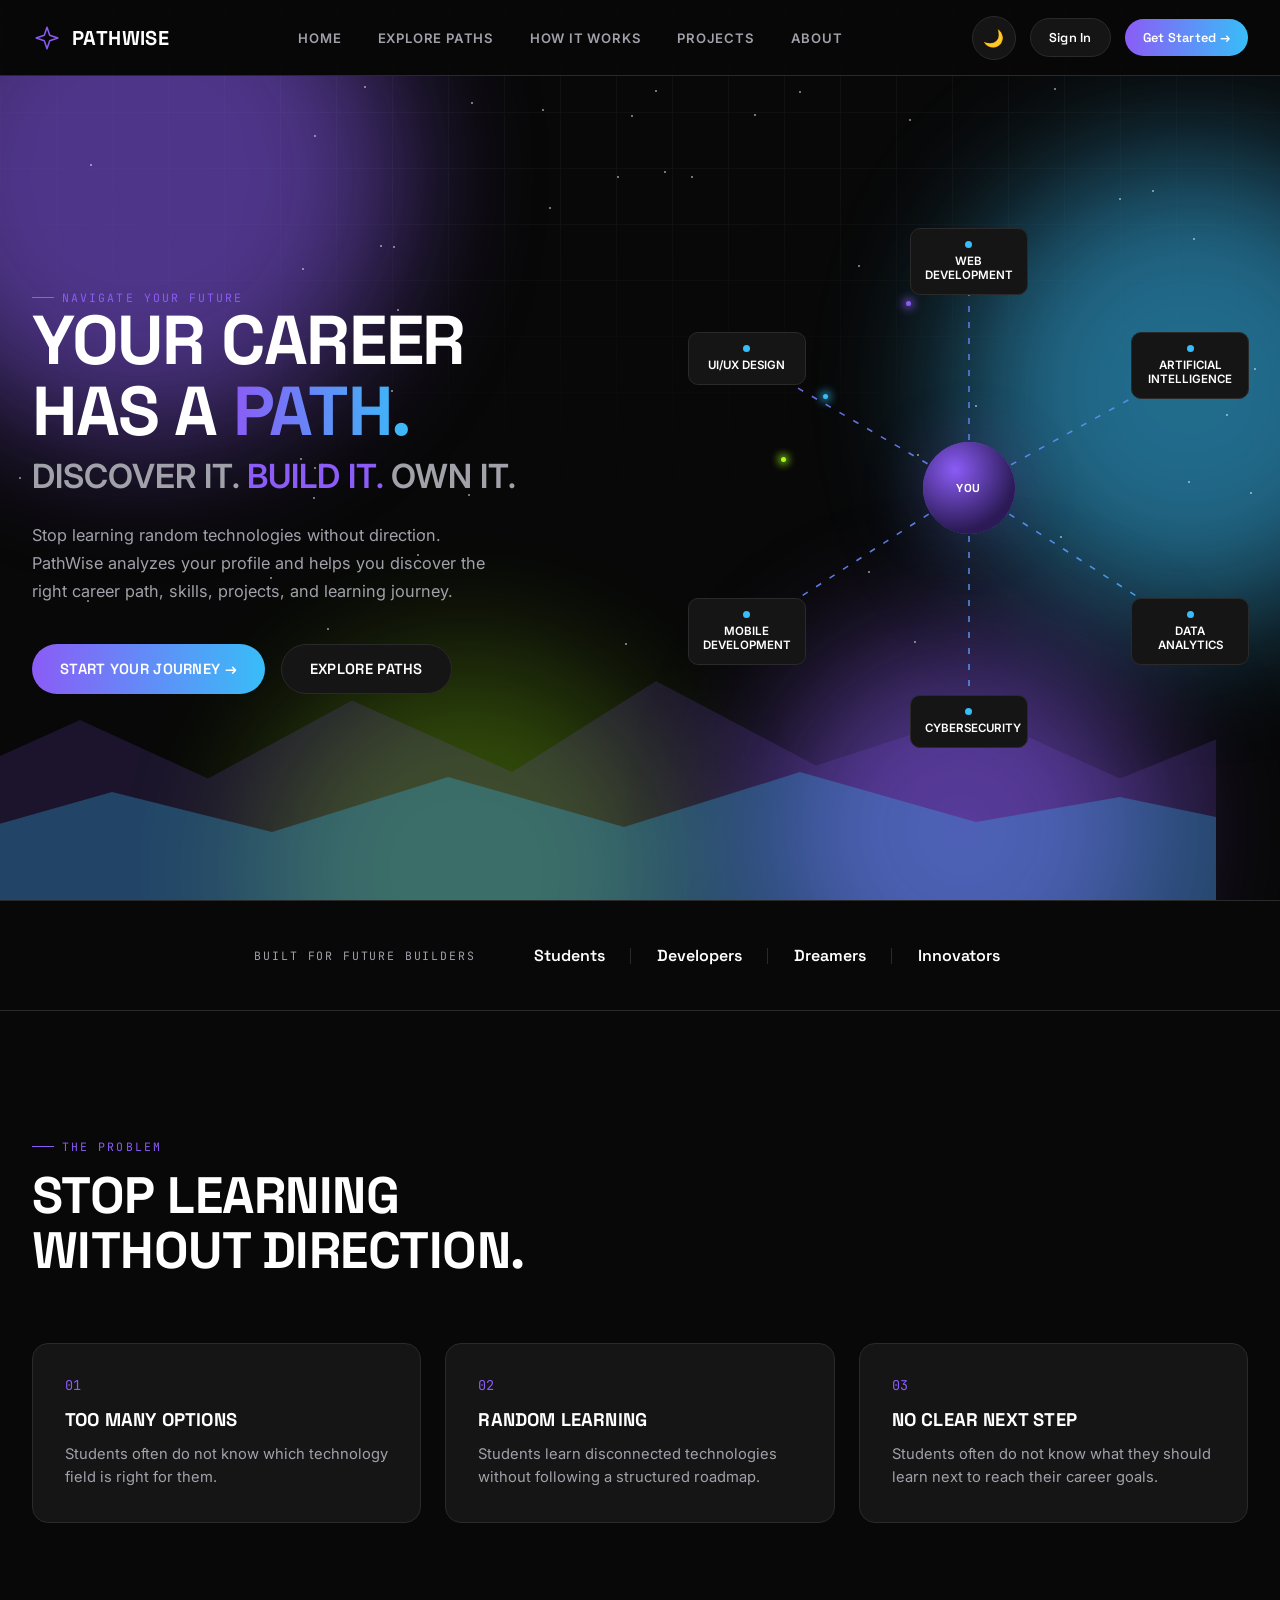
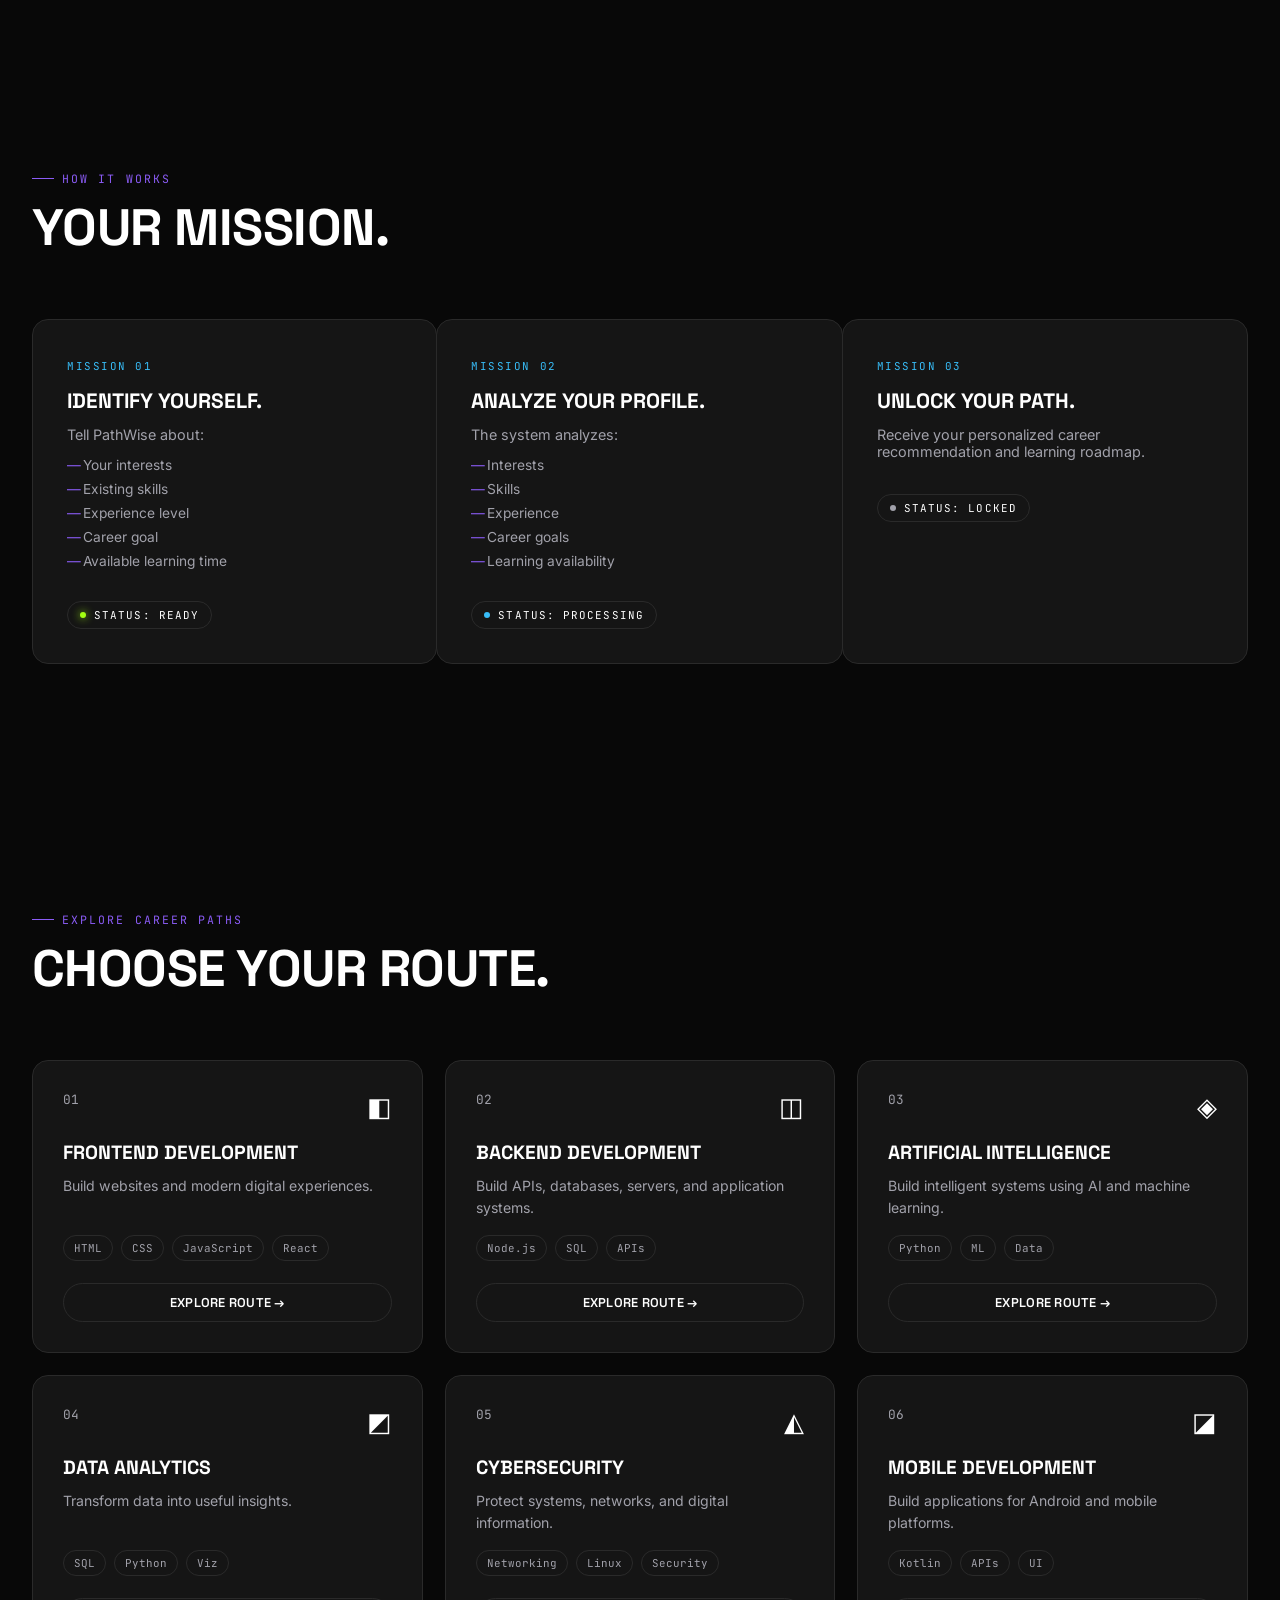
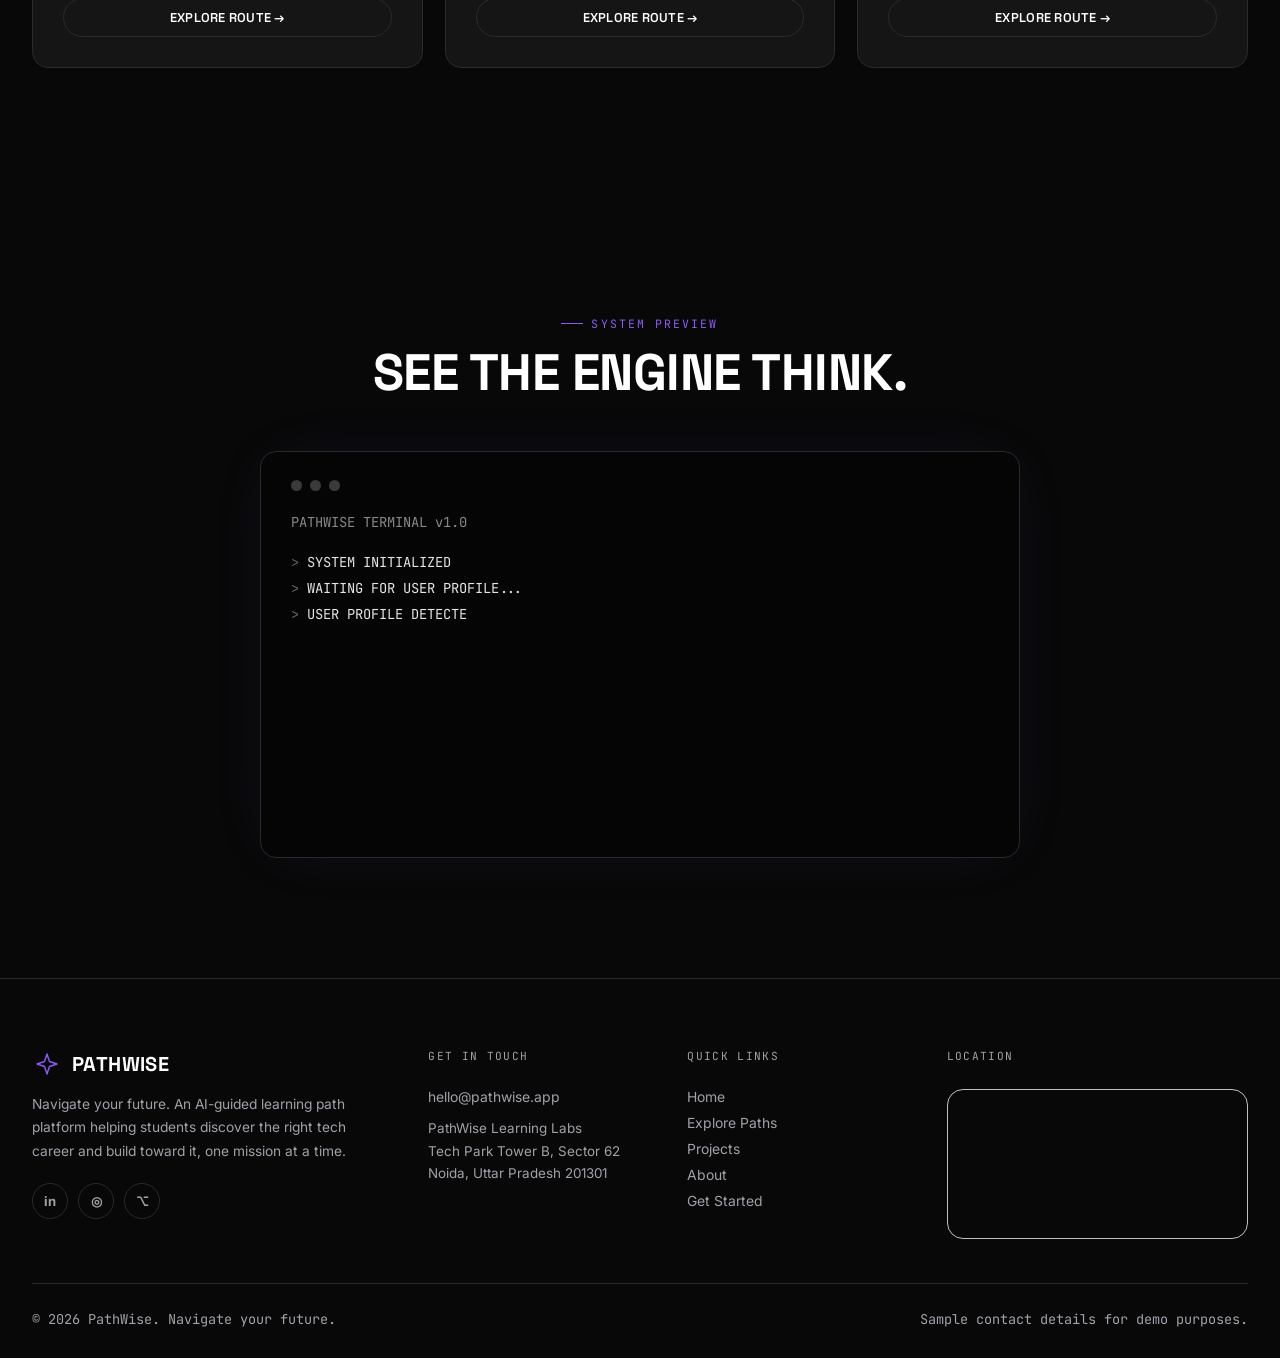
<file: frontend/index.html>
<!DOCTYPE html>
<html lang="en">
<head>
<meta charset="UTF-8">
<meta name="viewport" content="width=device-width, initial-scale=1.0">
<title>PathWise — Navigate Your Future</title>
<link rel="stylesheet" href="css/style.css">
<link rel="stylesheet" href="css/responsive.css">
</head>
<body>
<div class="grid-backdrop"></div>
<div class="particles"></div>

<nav class="navbar">
  <div class="nav-inner">
    <a href="index.html" class="logo">
      <span class="logo-mark">
        <svg width="26" height="26" viewBox="0 0 24 24" fill="none"><path d="M12 2L14.5 9.5L22 12L14.5 14.5L12 22L9.5 14.5L2 12L9.5 9.5L12 2Z" stroke="currentColor" stroke-width="1.4" stroke-linejoin="round"/></svg>
      </span>
      PATHWISE
    </a>
    <div class="nav-links">
      <a href="index.html">Home</a>
      <a href="index.html#paths">Explore Paths</a>
      <a href="index.html#mission">How It Works</a>
      <a href="projects.html">Projects</a>
      <a href="index.html#about">About</a>
    </div>
    <div class="nav-actions">
      <button class="theme-toggle" data-theme-toggle><span data-theme-icon>🌙</span></button>
      <a href="login.html" class="btn btn-ghost btn-sm" data-auth-signedout>Sign In</a>
      <a href="signup.html" class="btn btn-primary btn-sm" data-auth-signedout>Get Started →</a>
      <a href="dashboard.html" class="btn btn-primary btn-sm" data-auth-signedin style="display:none;">Mission Control →</a>
      <button class="hamburger"><span></span><span></span><span></span></button>
    </div>
  </div>
</nav>

<div class="mobile-menu">
  <a href="index.html">Home</a>
  <a href="index.html#paths">Explore Paths</a>
  <a href="index.html#mission">How It Works</a>
  <a href="projects.html">Projects</a>
  <a href="index.html#about">About</a>
  <a href="signup.html" data-auth-signedout>Get Started →</a>
  <a href="dashboard.html" data-auth-signedin style="display:none;">Mission Control →</a>
</div>

<!-- HERO -->
<section class="hero">
  <div class="aurora"><span class="a1"></span><span class="a2"></span><span class="a3"></span><span class="a4"></span></div>
  <div class="star-field" id="star-field"></div>
  <div class="mountains">
    <svg class="m-back" viewBox="0 0 1600 400" preserveAspectRatio="none" height="260">
      <path d="M0,400 L0,220 L180,120 L340,210 L520,90 L720,200 L900,60 L1100,190 L1300,110 L1480,210 L1600,150 L1600,400 Z" fill="#8B5CF6" opacity="0.5"/>
    </svg>
    <svg class="m-front" viewBox="0 0 1600 400" preserveAspectRatio="none" height="200">
      <path d="M0,400 L0,280 L220,180 L420,260 L640,150 L860,250 L1080,140 L1300,240 L1480,190 L1600,230 L1600,400 Z" fill="#38BDF8" opacity="0.55"/>
    </svg>
  </div>
  <div class="container hero-grid">
    <div>
      <span class="eyebrow">NAVIGATE YOUR FUTURE</span>
      <h1>YOUR CAREER<br>HAS A <span class="gradient-word">PATH.</span></h1>
      <div class="line2">DISCOVER IT. <span>BUILD IT.</span> OWN IT.</div>
      <p class="hero-desc">Stop learning random technologies without direction. PathWise analyzes your profile and helps you discover the right career path, skills, projects, and learning journey.</p>
      <div class="hero-actions">
        <a href="signup.html" class="btn btn-primary">START YOUR JOURNEY →</a>
        <a href="#paths" class="btn btn-ghost">EXPLORE PATHS</a>
      </div>
    </div>
    <div class="universe">
      <svg viewBox="0 0 520 520" id="universe-svg">
        <defs>
          <linearGradient id="energyGrad" gradientUnits="userSpaceOnUse" x1="0" y1="0" x2="520" y2="520">
            <stop offset="0%" stop-color="#8B5CF6"/>
            <stop offset="100%" stop-color="#38BDF8"/>
          </linearGradient>
        </defs>
        <g id="universe-lines"></g>
      </svg>
      <div class="universe-ring"></div>
      <div class="universe-center" id="universe-center">YOU</div>
      <div class="node center-anchor" data-node="web" style="top:0;left:50%;transform:translateX(-50%);animation-delay:0s;">
        <div class="dot"></div>WEB DEVELOPMENT<div class="desc"></div>
      </div>
      <div class="node" data-node="ai" style="top:20%;right:-4%;animation-delay:.4s;">
        <div class="dot"></div>ARTIFICIAL INTELLIGENCE<div class="desc"></div>
      </div>
      <div class="node" data-node="data" style="bottom:16%;right:-4%;animation-delay:.8s;">
        <div class="dot"></div>DATA ANALYTICS<div class="desc"></div>
      </div>
      <div class="node center-anchor" data-node="cyber" style="bottom:0;left:50%;transform:translateX(-50%);animation-delay:1.2s;">
        <div class="dot"></div>CYBERSECURITY<div class="desc"></div>
      </div>
      <div class="node" data-node="mobile" style="bottom:16%;left:-4%;animation-delay:1.6s;">
        <div class="dot"></div>MOBILE DEVELOPMENT<div class="desc"></div>
      </div>
      <div class="node" data-node="uiux" style="top:20%;left:-4%;animation-delay:2s;">
        <div class="dot"></div>UI/UX DESIGN<div class="desc"></div>
      </div>
      <span class="satellite s1"></span>
      <span class="satellite s2"></span>
      <span class="satellite s3"></span>
    </div>
  </div>
</section>

<!-- TRUST STRIP -->
<section class="trust">
  <div class="container trust-inner">
    <span class="trust-label">BUILT FOR FUTURE BUILDERS</span>
    <div class="trust-items">
      <span>Students</span><span>Developers</span><span>Dreamers</span><span>Innovators</span>
    </div>
  </div>
</section>

<!-- PROBLEM -->
<section class="section" id="about">
  <div class="container">
    <div class="section-head reveal">
      <span class="eyebrow">THE PROBLEM</span>
      <h2 class="section-title">STOP LEARNING<br>WITHOUT DIRECTION.</h2>
    </div>
    <div class="problem-grid">
      <div class="p-card reveal">
        <div class="p-num">01</div>
        <h3>TOO MANY OPTIONS</h3>
        <p>Students often do not know which technology field is right for them.</p>
      </div>
      <div class="p-card reveal">
        <div class="p-num">02</div>
        <h3>RANDOM LEARNING</h3>
        <p>Students learn disconnected technologies without following a structured roadmap.</p>
      </div>
      <div class="p-card reveal">
        <div class="p-num">03</div>
        <h3>NO CLEAR NEXT STEP</h3>
        <p>Students often do not know what they should learn next to reach their career goals.</p>
      </div>
    </div>
  </div>
</section>

<!-- MISSION -->
<section class="section" id="mission">
  <div class="container">
    <div class="section-head reveal">
      <span class="eyebrow">HOW IT WORKS</span>
      <h2 class="section-title">YOUR MISSION.</h2>
    </div>
    <div class="mission-track">
      <div class="mission-card reveal">
        <span class="m-tag">MISSION 01</span>
        <h3>IDENTIFY YOURSELF.</h3>
        <p style="color:var(--text-secondary);font-size:.9rem;">Tell PathWise about:</p>
        <ul>
          <li>Your interests</li><li>Existing skills</li><li>Experience level</li>
          <li>Career goal</li><li>Available learning time</li>
        </ul>
        <span class="status-pill status-ready"><span class="dot"></span>STATUS: READY</span>
      </div>
      <div class="mission-card reveal">
        <span class="m-tag">MISSION 02</span>
        <h3>ANALYZE YOUR PROFILE.</h3>
        <p style="color:var(--text-secondary);font-size:.9rem;">The system analyzes:</p>
        <ul>
          <li>Interests</li><li>Skills</li><li>Experience</li>
          <li>Career goals</li><li>Learning availability</li>
        </ul>
        <span class="status-pill status-processing"><span class="dot"></span>STATUS: PROCESSING</span>
      </div>
      <div class="mission-card reveal">
        <span class="m-tag">MISSION 03</span>
        <h3>UNLOCK YOUR PATH.</h3>
        <p style="color:var(--text-secondary);font-size:.9rem;margin-top:6px;">Receive your personalized career recommendation and learning roadmap.</p>
        <span class="status-pill status-locked" style="margin-top:34px;"><span class="dot"></span>STATUS: LOCKED</span>
      </div>
    </div>
  </div>
</section>

<!-- PATHS -->
<section class="section" id="paths">
  <div class="container">
    <div class="section-head reveal">
      <span class="eyebrow">EXPLORE CAREER PATHS</span>
      <h2 class="section-title">CHOOSE YOUR ROUTE.</h2>
    </div>
    <div class="paths-grid">
      <div class="path-card reveal">
        <div class="path-top"><span class="path-num">01</span><span class="path-icon">◧</span></div>
        <h3>FRONTEND DEVELOPMENT</h3>
        <p>Build websites and modern digital experiences.</p>
        <div class="skill-chips"><span class="chip">HTML</span><span class="chip">CSS</span><span class="chip">JavaScript</span><span class="chip">React</span></div>
        <a href="signup.html" class="btn btn-ghost btn-sm btn-block">EXPLORE ROUTE →</a>
      </div>
      <div class="path-card reveal">
        <div class="path-top"><span class="path-num">02</span><span class="path-icon">◫</span></div>
        <h3>BACKEND DEVELOPMENT</h3>
        <p>Build APIs, databases, servers, and application systems.</p>
        <div class="skill-chips"><span class="chip">Node.js</span><span class="chip">SQL</span><span class="chip">APIs</span></div>
        <a href="signup.html" class="btn btn-ghost btn-sm btn-block">EXPLORE ROUTE →</a>
      </div>
      <div class="path-card reveal">
        <div class="path-top"><span class="path-num">03</span><span class="path-icon">◈</span></div>
        <h3>ARTIFICIAL INTELLIGENCE</h3>
        <p>Build intelligent systems using AI and machine learning.</p>
        <div class="skill-chips"><span class="chip">Python</span><span class="chip">ML</span><span class="chip">Data</span></div>
        <a href="signup.html" class="btn btn-ghost btn-sm btn-block">EXPLORE ROUTE →</a>
      </div>
      <div class="path-card reveal">
        <div class="path-top"><span class="path-num">04</span><span class="path-icon">◩</span></div>
        <h3>DATA ANALYTICS</h3>
        <p>Transform data into useful insights.</p>
        <div class="skill-chips"><span class="chip">SQL</span><span class="chip">Python</span><span class="chip">Viz</span></div>
        <a href="signup.html" class="btn btn-ghost btn-sm btn-block">EXPLORE ROUTE →</a>
      </div>
      <div class="path-card reveal">
        <div class="path-top"><span class="path-num">05</span><span class="path-icon">◭</span></div>
        <h3>CYBERSECURITY</h3>
        <p>Protect systems, networks, and digital information.</p>
        <div class="skill-chips"><span class="chip">Networking</span><span class="chip">Linux</span><span class="chip">Security</span></div>
        <a href="signup.html" class="btn btn-ghost btn-sm btn-block">EXPLORE ROUTE →</a>
      </div>
      <div class="path-card reveal">
        <div class="path-top"><span class="path-num">06</span><span class="path-icon">◪</span></div>
        <h3>MOBILE DEVELOPMENT</h3>
        <p>Build applications for Android and mobile platforms.</p>
        <div class="skill-chips"><span class="chip">Kotlin</span><span class="chip">APIs</span><span class="chip">UI</span></div>
        <a href="signup.html" class="btn btn-ghost btn-sm btn-block">EXPLORE ROUTE →</a>
      </div>
    </div>
  </div>
</section>

<!-- TERMINAL -->
<section class="section">
  <div class="container">
    <div class="section-head reveal" style="margin:0 auto 50px;text-align:center;max-width:600px;">
      <span class="eyebrow" style="justify-content:center;">SYSTEM PREVIEW</span>
      <h2 class="section-title">SEE THE ENGINE THINK.</h2>
    </div>
    <div class="terminal reveal">
      <div class="terminal-head"><span></span><span></span><span></span></div>
      <div style="color:#888;margin-bottom:14px;">PATHWISE TERMINAL v1.0</div>
      <div class="terminal-body" data-terminal></div>
    </div>
  </div>
</section>

<footer class="footer footer-expanded">
  <div class="container">
    <div class="footer-grid">
      <div class="footer-brand">
        <div class="logo" style="margin-bottom:14px;">
          <span class="logo-mark"><svg width="24" height="24" viewBox="0 0 24 24" fill="none"><path d="M12 2L14.5 9.5L22 12L14.5 14.5L12 22L9.5 14.5L2 12L9.5 9.5L12 2Z" stroke="currentColor" stroke-width="1.4" stroke-linejoin="round"/></svg></span>
          PATHWISE
        </div>
        <p class="footer-desc">Navigate your future. An AI-guided learning path platform helping students discover the right tech career and build toward it, one mission at a time.</p>
        <div class="footer-socials">
          <a href="#" aria-label="LinkedIn">in</a>
          <a href="#" aria-label="Instagram">◎</a>
          <a href="#" aria-label="GitHub">⌥</a>
        </div>
      </div>

      <div class="footer-col">
        <span class="footer-heading">GET IN TOUCH</span>
        <a href="mailto:hello@pathwise.app">hello@pathwise.app</a>
        <p class="footer-addr">PathWise Learning Labs<br>Tech Park Tower B, Sector 62<br>Noida, Uttar Pradesh 201301</p>
      </div>

      <div class="footer-col">
        <span class="footer-heading">QUICK LINKS</span>
        <a href="index.html">Home</a>
        <a href="index.html#paths">Explore Paths</a>
        <a href="projects.html">Projects</a>
        <a href="index.html#about">About</a>
        <a href="signup.html">Get Started</a>
      </div>

      <div class="footer-col footer-map-col">
        <span class="footer-heading">LOCATION</span>
        <div class="footer-map">
          <iframe
            src="https://www.google.com/maps?q=Sector+62,+Noida,+Uttar+Pradesh&output=embed"
            loading="lazy" referrerpolicy="no-referrer-when-downgrade" title="PathWise office location"></iframe>
        </div>
      </div>
    </div>

    <div class="footer-bottom">
      <span class="footer-tag">© 2026 PathWise. Navigate your future.</span>
      <span class="footer-tag">Sample contact details for demo purposes.</span>
    </div>
  </div>
</footer>

<script src="js/config.js"></script>
<script src="js/theme.js"></script>
<script src="js/storage.js"></script>
<script src="js/auth.js"></script>
<script src="js/main.js"></script>
</body>
</html>
</file>
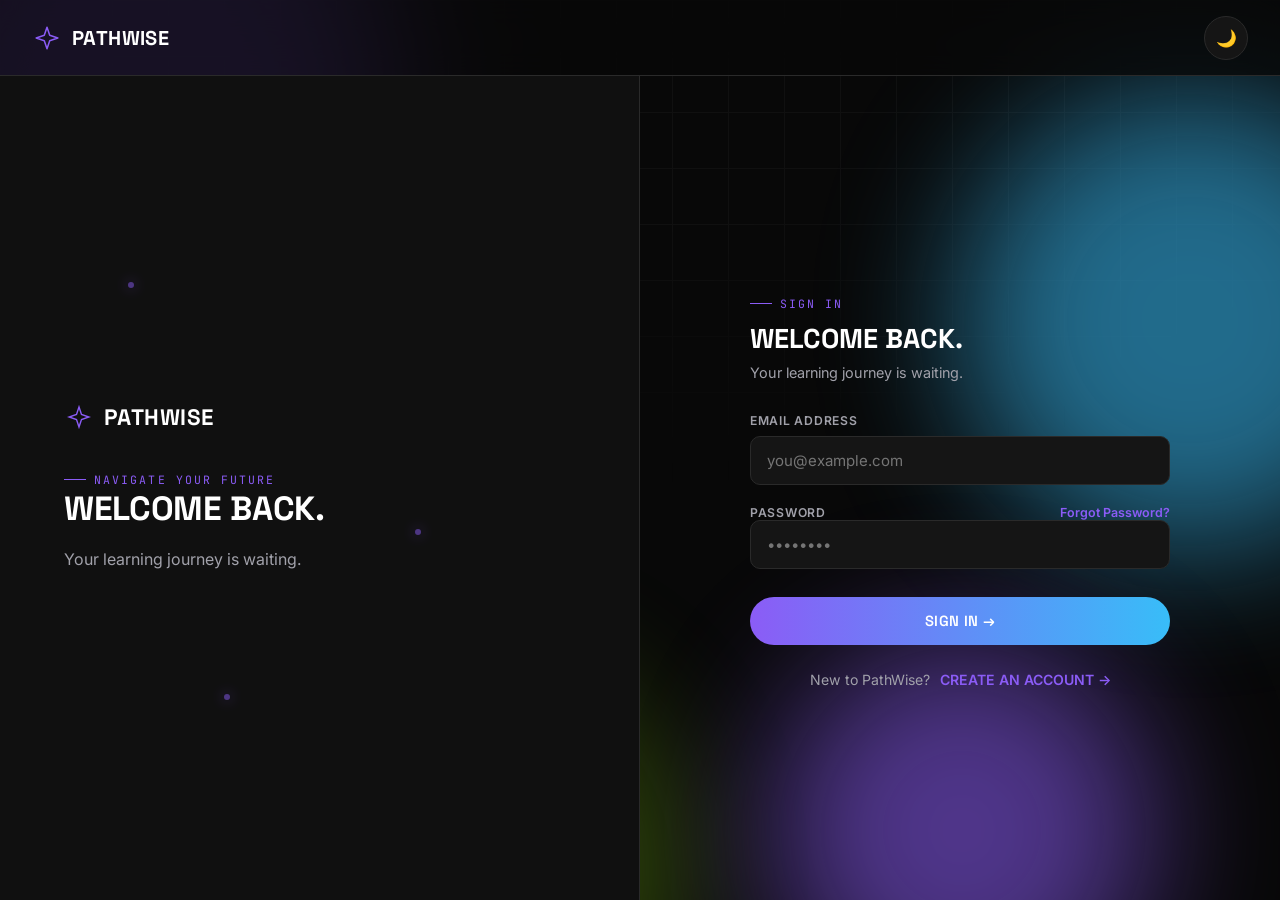
<file: frontend/analysis.html>
<!DOCTYPE html>
<html lang="en">
<head>
<meta charset="UTF-8">
<meta name="viewport" content="width=device-width, initial-scale=1.0">
<title>Analyzing Your Profile — PathWise</title>
<link rel="stylesheet" href="css/style.css">
<link rel="stylesheet" href="css/auth.css">
<link rel="stylesheet" href="css/responsive.css">
</head>
<body id="analysis-app">
<div class="grid-backdrop"></div>
<div class="aurora" style="position:fixed;inset:0;z-index:-1;"><span class="a1"></span><span class="a2"></span><span class="a3"></span><span class="a4"></span></div>

<nav class="navbar">
  <div class="nav-inner">
    <a href="index.html" class="logo">
      <span class="logo-mark"><svg width="26" height="26" viewBox="0 0 24 24" fill="none"><path d="M12 2L14.5 9.5L22 12L14.5 14.5L12 22L9.5 14.5L2 12L9.5 9.5L12 2Z" stroke="currentColor" stroke-width="1.4" stroke-linejoin="round"/></svg></span>
      PATHWISE
    </a>
    <div class="nav-actions">
      <button class="theme-toggle" data-theme-toggle><span data-theme-icon>🌙</span></button>
    </div>
  </div>
</nav>

<div class="container analysis-shell">
  <span class="eyebrow" style="justify-content:center;margin-bottom:14px;">PROFILE ANALYSIS</span>
  <h1>ANALYZING YOUR PROFILE...</h1>

  <div class="orbit">
    <div class="orbit-ring"></div>
    <div class="orbit-ring spin"></div>
    <div class="orbit-pct" id="analysis-pct">0%</div>
  </div>

  <div class="analysis-list" id="analysis-list"></div>
  <div class="analysis-status" id="analysis-status">SEARCHING FOR YOUR OPTIMAL PATH...</div>
</div>

<script src="js/config.js"></script>
<script src="js/theme.js"></script>
<script src="js/storage.js"></script>
<script src="js/auth.js"></script>
<script src="js/data.js"></script>
<script src="js/analysis.js"></script>
</body>
</html>
</file>
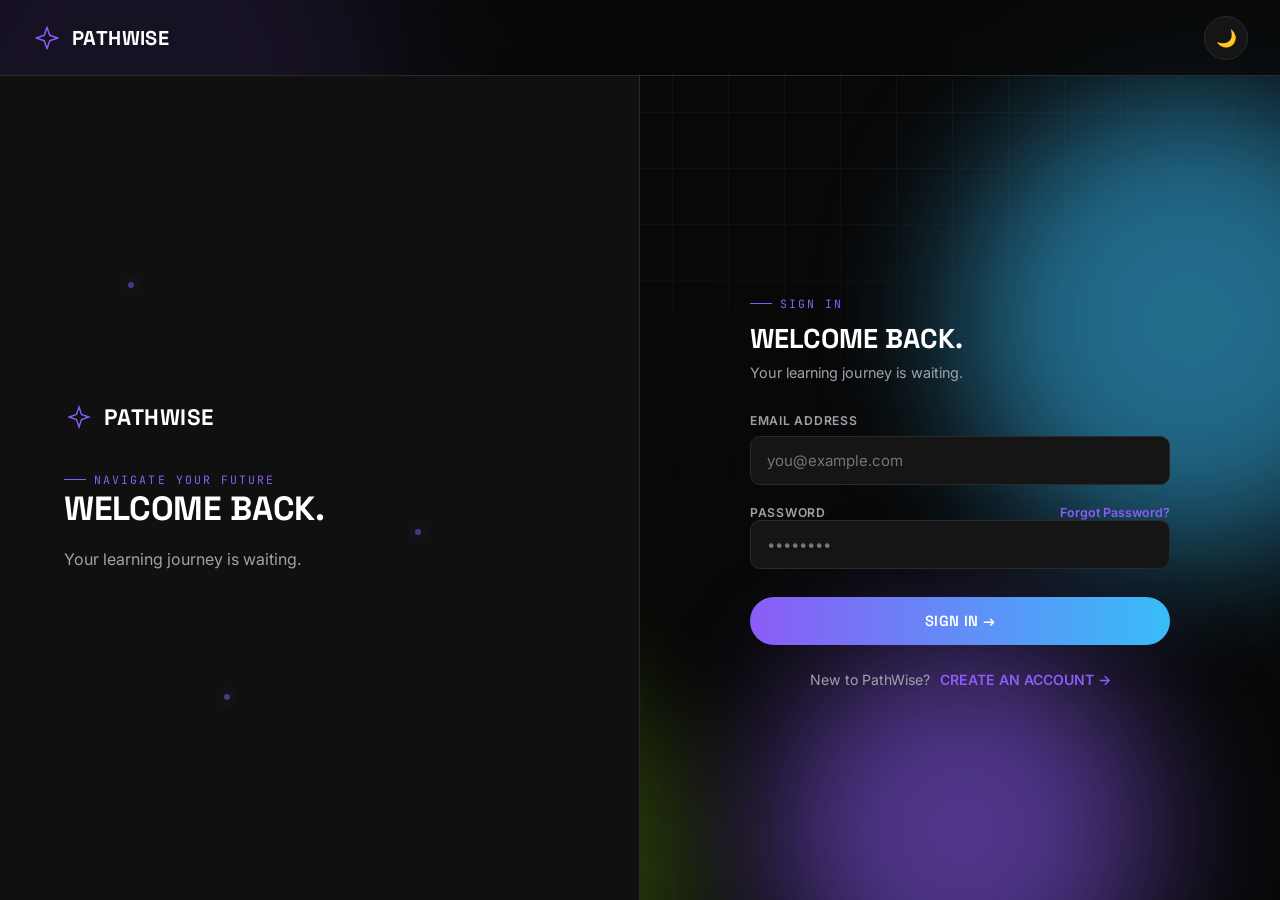
<file: frontend/assessment.html>
<!DOCTYPE html>
<html lang="en">
<head>
<meta charset="UTF-8">
<meta name="viewport" content="width=device-width, initial-scale=1.0">
<title>Career Analysis — PathWise</title>
<link rel="stylesheet" href="css/style.css">
<link rel="stylesheet" href="css/auth.css">
<link rel="stylesheet" href="css/responsive.css">
</head>
<body id="assessment-app">
<div class="grid-backdrop"></div>
<div class="aurora" style="position:fixed;inset:0;z-index:-1;"><span class="a1"></span><span class="a2"></span><span class="a3"></span><span class="a4"></span></div>

<nav class="navbar">
  <div class="nav-inner">
    <a href="index.html" class="logo">
      <span class="logo-mark"><svg width="26" height="26" viewBox="0 0 24 24" fill="none"><path d="M12 2L14.5 9.5L22 12L14.5 14.5L12 22L9.5 14.5L2 12L9.5 9.5L12 2Z" stroke="currentColor" stroke-width="1.4" stroke-linejoin="round"/></svg></span>
      PATHWISE // CAREER ANALYSIS
    </a>
    <div class="nav-actions">
      <button class="theme-toggle" data-theme-toggle><span data-theme-icon>🌙</span></button>
    </div>
  </div>
</nav>

<div class="container assess-shell">
  <div class="assess-head">
    <span class="eyebrow">CAREER ASSESSMENT</span>
    <span class="assess-count" id="q-count">QUESTION 01 / 05</span>
  </div>
  <div class="progress-track"><div class="progress-fill" id="progress-fill"></div></div>

  <h1 class="q-title" id="q-title"></h1>
  <div class="q-options" id="q-options"></div>

  <div class="assess-nav">
    <button class="btn btn-ghost" id="q-prev">← BACK</button>
    <button class="btn btn-primary" id="q-next" disabled>NEXT →</button>
  </div>
</div>

<script src="js/config.js"></script>
<script src="js/theme.js"></script>
<script src="js/storage.js"></script>
<script src="js/auth.js"></script>
<script src="js/assessment.js"></script>
</body>
</html>
</file>
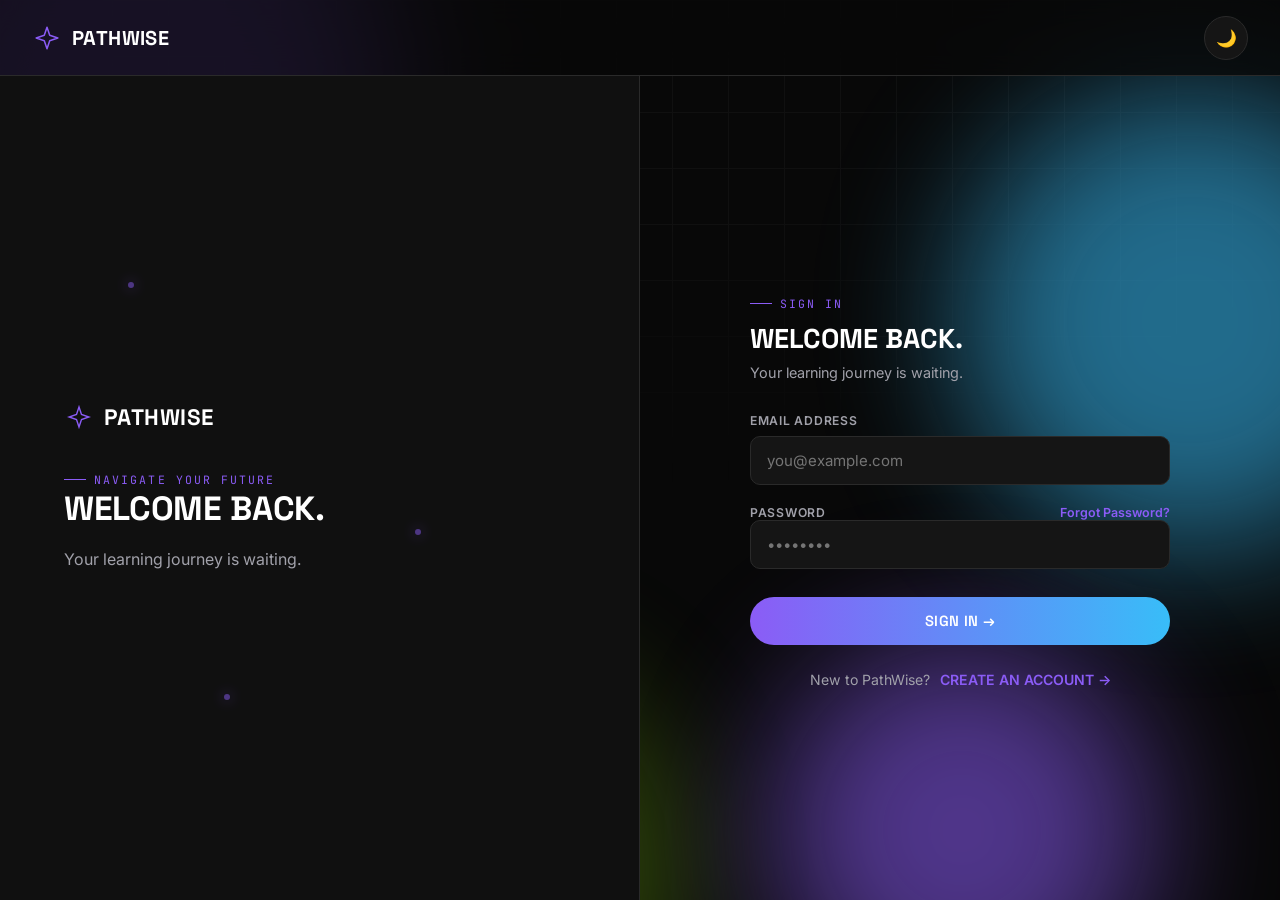
<file: frontend/dashboard.html>
<!DOCTYPE html>
<html lang="en">
<head>
<meta charset="UTF-8">
<meta name="viewport" content="width=device-width, initial-scale=1.0">
<title>Mission Control — PathWise</title>
<link rel="stylesheet" href="css/style.css">
<link rel="stylesheet" href="css/dashboard.css">
<link rel="stylesheet" href="css/road.css">
<link rel="stylesheet" href="css/sidebar.css">
<link rel="stylesheet" href="css/responsive.css">
</head>
<body id="dash-app">
<div class="grid-backdrop"></div>

<div class="app-shell">
  <div class="sidebar-overlay" id="sidebar-overlay"></div>
  <aside class="sidebar" id="sidebar">
    <a href="index.html" class="sidebar-logo">
      <span class="logo-mark"><svg width="24" height="24" viewBox="0 0 24 24" fill="none"><path d="M12 2L14.5 9.5L22 12L14.5 14.5L12 22L9.5 14.5L2 12L9.5 9.5L12 2Z" stroke="currentColor" stroke-width="1.4" stroke-linejoin="round"/></svg></span>
      PATHWISE
    </a>
    <nav class="sidebar-nav">
      <a href="dashboard.html" class="sidebar-link active"><span class="ic">🧭</span>Dashboard</a>
      <a href="roadmap.html" class="sidebar-link"><span class="ic">🗺</span>My Roadmap</a>
      <a href="projects.html" class="sidebar-link"><span class="ic">🧩</span>Projects</a>
      <a href="index.html#paths" class="sidebar-link"><span class="ic">🧭</span>Explore Paths</a>
      <a href="profile.html" class="sidebar-link"><span class="ic">👤</span>Profile</a>
    </nav>
    <div class="sidebar-bottom">
      <a href="profile.html" class="sidebar-user">
        <span class="mini-avatar" data-user-avatar>S</span>
        <span><span class="u-name" data-user-name style="display:block;">Student</span><span class="u-role">Frontend Track</span></span>
      </a>
      <button class="sidebar-link" data-theme-toggle style="width:100%;text-align:left;"><span class="ic" data-theme-icon>🌙</span>Toggle Theme</button>
      <button class="sidebar-link" data-logout style="width:100%;text-align:left;color:var(--danger);"><span class="ic">⏻</span>Log Out</button>
    </div>
  </aside>

  <div class="app-main">
    <div class="app-topbar">
      <button id="sidebar-open" class="hamburger" style="display:flex;"><span></span><span></span><span></span></button>
      <span class="logo">PATHWISE</span>
      <a href="profile.html" class="mini-avatar" data-user-avatar style="text-decoration:none;">S</a>
    </div>

<div class="container dash-shell" style="position:relative;">
  <div class="aurora" style="position:absolute;top:-40px;left:0;right:0;height:520px;z-index:0;"><span class="a1"></span><span class="a2"></span></div>
  <div style="position:relative;z-index:1;">
  <div class="dash-head">
    <div>
      <h1>WELCOME BACK, <span data-user-name>STUDENT</span> 👋</h1>
      <p>Your next skill is waiting.</p>
    </div>
    <div class="streak-badge">🔥 <span id="streak-count">0</span> DAY STREAK</div>
  </div>

  <div class="stat-grid">
    <div class="stat-card">
      <div class="label">Overall Progress</div>
      <div class="value" id="stat-progress">0%</div>
      <div class="mini-bar"><i id="stat-progress-bar" style="width:0%;"></i></div>
    </div>
    <div class="stat-card">
      <div class="label">Topics Completed</div>
      <div class="value" id="stat-topics">0 / 0</div>
    </div>
    <div class="stat-card">
      <div class="label">Learning Streak</div>
      <div class="value" id="stat-streak">🔥 0 Days</div>
    </div>
    <div class="stat-card">
      <div class="label">Current Path</div>
      <div class="value" id="stat-path" style="font-size:1.15rem;">—</div>
    </div>
  </div>

  <div class="current-mission-card glass">
    <div>
      <div class="m-label">CURRENT MISSION</div>
      <h2 id="current-mission-name">—</h2>
      <p>Continue from where you stopped.</p>
    </div>
    <a href="learning.html" class="btn btn-primary" id="continue-btn">CONTINUE JOURNEY →</a>
  </div>

  <div class="journey-wrap">
    <h2 class="journey-title">YOUR LEARNING JOURNEY</h2>
    <div class="road-card">
      <div class="road-head">
        <span class="r-hint">Hover the road to inspect any mission. Click an unlocked node to jump in.</span>
        <span class="road-badge" id="road-badge">0 / 0 MISSIONS</span>
      </div>
      <div class="road-wrap" id="road-wrap"></div>
      <div class="road-progress-readout">
        <span class="road-progress-pct" id="road-pct">0%</span>
        <div class="road-progress-track"><div class="road-progress-fill" id="road-fill"></div></div>
        <span class="road-progress-pct" id="road-pct-label">JOURNEY</span>
      </div>
    </div>
  </div>

  <div style="margin-bottom:70px;">
    <h2 class="journey-title">UPCOMING MISSIONS</h2>
    <div class="upcoming-grid" id="upcoming-grid"></div>
  </div>

  <div>
    <h2 class="journey-title">ACHIEVEMENTS</h2>
    <div class="ach-grid" id="ach-grid"></div>
  </div>
  </div>
</div>

  </div>
</div>

<div class="toast" id="toast"></div>

<script src="js/config.js"></script>
<script src="js/theme.js"></script>
<script src="js/storage.js"></script>
<script src="js/auth.js"></script>
<script src="js/data.js"></script>
<script src="js/progressTracker.js"></script>
<script src="js/journeyRoad.js"></script>
<script src="js/dashboard.js"></script>
<script src="js/sidebar.js"></script>
</body>
</html>
</file>
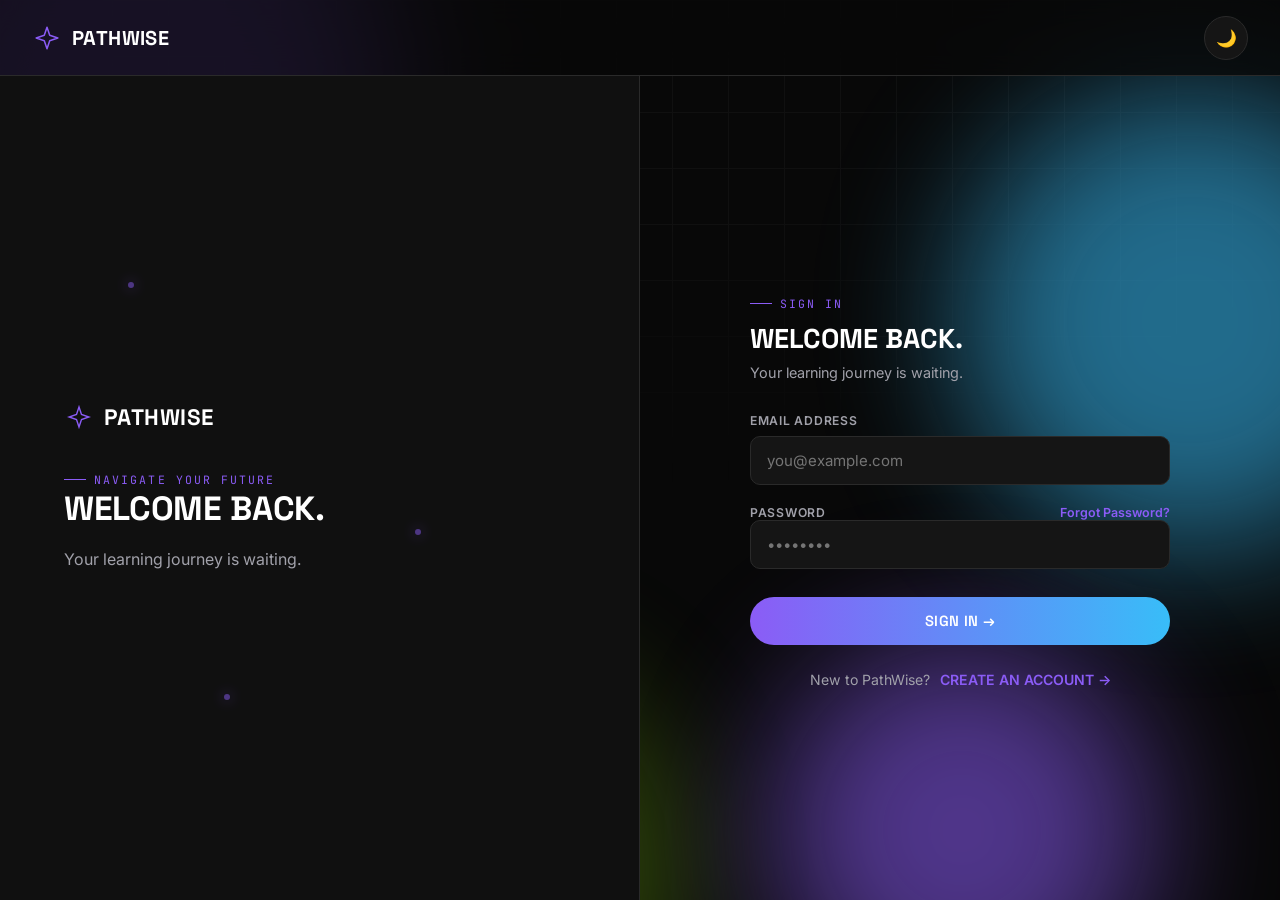
<file: frontend/learning.html>
<!DOCTYPE html>
<html lang="en">
<head>
<meta charset="UTF-8">
<meta name="viewport" content="width=device-width, initial-scale=1.0">
<title>Learning Module — PathWise</title>
<link rel="stylesheet" href="css/style.css">
<link rel="stylesheet" href="css/dashboard.css">
<link rel="stylesheet" href="css/sidebar.css">
<link rel="stylesheet" href="css/responsive.css">
</head>
<body id="learning-app">
<div class="grid-backdrop"></div>

<div class="app-shell">
  <div class="sidebar-overlay" id="sidebar-overlay"></div>
  <aside class="sidebar" id="sidebar">
    <a href="index.html" class="sidebar-logo">
      <span class="logo-mark"><svg width="24" height="24" viewBox="0 0 24 24" fill="none"><path d="M12 2L14.5 9.5L22 12L14.5 14.5L12 22L9.5 14.5L2 12L9.5 9.5L12 2Z" stroke="currentColor" stroke-width="1.4" stroke-linejoin="round"/></svg></span>
      PATHWISE
    </a>
    <nav class="sidebar-nav">
      <a href="dashboard.html" class="sidebar-link"><span class="ic">🧭</span>Dashboard</a>
      <a href="roadmap.html" class="sidebar-link active"><span class="ic">🗺</span>My Roadmap</a>
      <a href="projects.html" class="sidebar-link"><span class="ic">🧩</span>Projects</a>
      <a href="index.html#paths" class="sidebar-link"><span class="ic">🧭</span>Explore Paths</a>
      <a href="profile.html" class="sidebar-link"><span class="ic">👤</span>Profile</a>
    </nav>
    <div class="sidebar-bottom">
      <a href="profile.html" class="sidebar-user">
        <span class="mini-avatar" data-user-avatar>S</span>
        <span><span class="u-name" data-user-name style="display:block;">Student</span><span class="u-role">Frontend Track</span></span>
      </a>
      <button class="sidebar-link" data-theme-toggle style="width:100%;text-align:left;"><span class="ic" data-theme-icon>🌙</span>Toggle Theme</button>
      <button class="sidebar-link" data-logout style="width:100%;text-align:left;color:var(--danger);"><span class="ic">⏻</span>Log Out</button>
    </div>
  </aside>

  <div class="app-main">
    <div class="app-topbar">
      <button id="sidebar-open" class="hamburger" style="display:flex;"><span></span><span></span><span></span></button>
      <span class="logo">PATHWISE</span>
      <a href="profile.html" class="mini-avatar" data-user-avatar style="text-decoration:none;">S</a>
    </div>

<div class="container learn-shell">
  <div class="learn-top">
    <a href="roadmap.html" class="back-link">← BACK TO ROADMAP</a>
    <span class="learn-progress-txt" id="learn-progress-txt">0 / 0 Lessons Completed</span>
  </div>

  <span class="eyebrow">CURRENT MISSION</span>
  <h1 class="learn-title" id="learn-title">—</h1>

  <div class="learn-sections">
    <div class="acc open" id="acc-overview">
      <div class="acc-head"><h3>OVERVIEW</h3><span class="chevron">▾</span></div>
      <div class="acc-body"><div class="acc-body-in"></div></div>
    </div>
    <div class="acc" id="acc-learn">
      <div class="acc-head"><h3>WHAT YOU WILL LEARN</h3><span class="chevron">▾</span></div>
      <div class="acc-body"><div class="acc-body-in"></div></div>
    </div>
    <div class="acc" id="acc-resources">
      <div class="acc-head"><h3>LEARNING RESOURCES</h3><span class="chevron">▾</span></div>
      <div class="acc-body"><div class="acc-body-in"></div></div>
    </div>
    <div class="acc" id="acc-practice">
      <div class="acc-head"><h3>PRACTICE EXERCISES</h3><span class="chevron">▾</span></div>
      <div class="acc-body"><div class="acc-body-in"></div></div>
    </div>
    <div class="acc" id="acc-project">
      <div class="acc-head"><h3>MINI PROJECT</h3><span class="chevron">▾</span></div>
      <div class="acc-body"><div class="acc-body-in"></div></div>
    </div>
  </div>

  <div class="learn-actions">
    <button class="btn btn-ghost" id="prev-topic-btn">← PREVIOUS TOPIC</button>
    <button class="btn btn-primary" id="complete-btn">MARK AS COMPLETE ✓</button>
    <button class="btn btn-ghost" id="next-topic-btn">NEXT TOPIC →</button>
  </div>
</div>

  </div>
</div>

<div class="toast" id="toast"></div>

<script src="js/config.js"></script>
<script src="js/theme.js"></script>
<script src="js/storage.js"></script>
<script src="js/auth.js"></script>
<script src="js/data.js"></script>
<script src="js/progressTracker.js"></script>
<script src="js/learning.js"></script>
<script src="js/sidebar.js"></script>
</body>
</html>
</file>
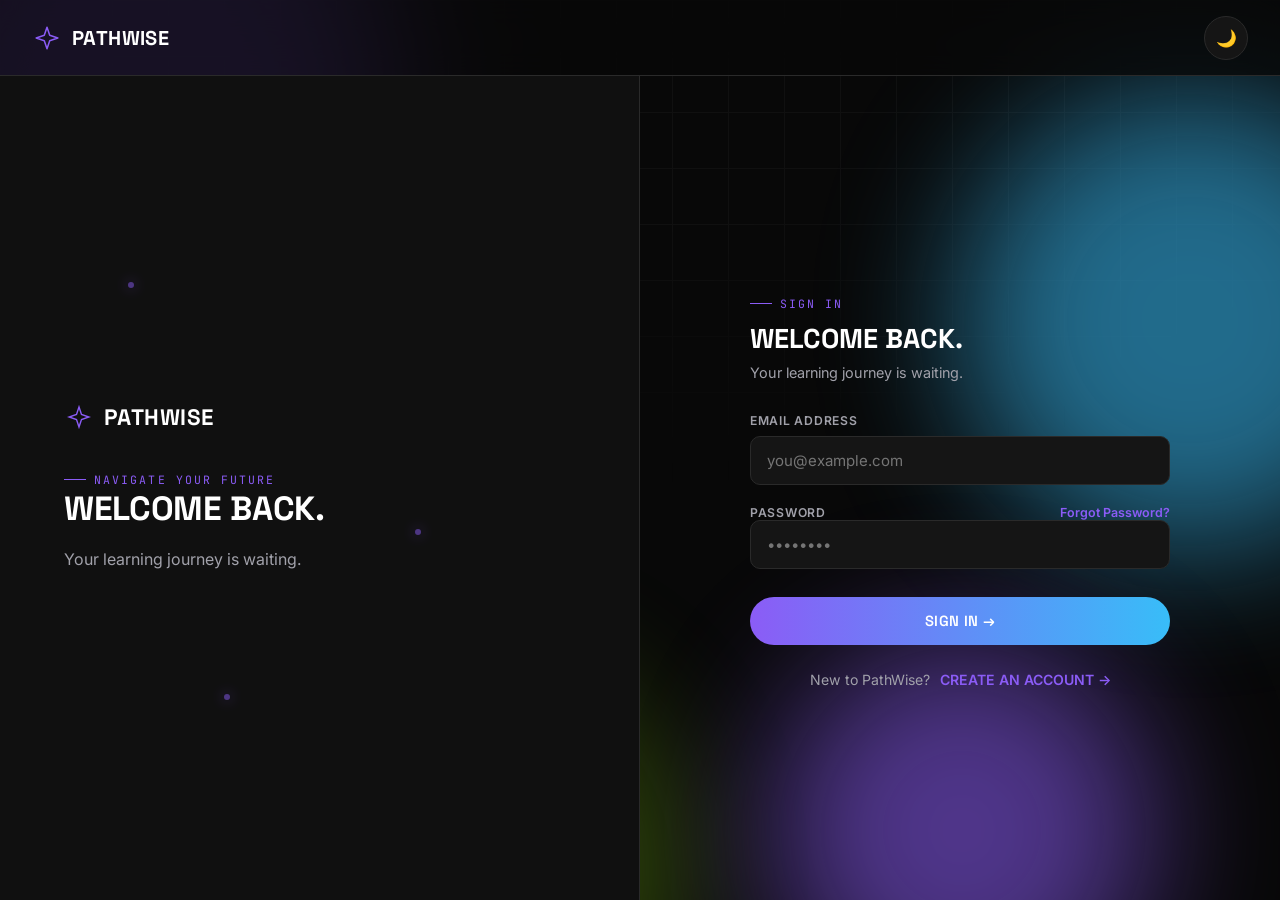
<file: frontend/login.html>
<!DOCTYPE html>
<html lang="en">
<head>
<meta charset="UTF-8">
<meta name="viewport" content="width=device-width, initial-scale=1.0">
<title>Sign In — PathWise</title>
<link rel="stylesheet" href="css/style.css">
<link rel="stylesheet" href="css/auth.css">
<link rel="stylesheet" href="css/responsive.css">
</head>
<body>
<div class="grid-backdrop"></div>
<div class="aurora" style="position:fixed;inset:0;z-index:-1;"><span class="a1"></span><span class="a2"></span><span class="a3"></span><span class="a4"></span></div>

<nav class="navbar">
  <div class="nav-inner">
    <a href="index.html" class="logo">
      <span class="logo-mark"><svg width="26" height="26" viewBox="0 0 24 24" fill="none"><path d="M12 2L14.5 9.5L22 12L14.5 14.5L12 22L9.5 14.5L2 12L9.5 9.5L12 2Z" stroke="currentColor" stroke-width="1.4" stroke-linejoin="round"/></svg></span>
      PATHWISE
    </a>
    <div class="nav-actions">
      <button class="theme-toggle" data-theme-toggle><span data-theme-icon>🌙</span></button>
    </div>
  </div>
</nav>

<div class="auth-wrap">
  <div class="auth-side">
    <div class="auth-nodes">
      <span style="top:25%;left:20%;"></span>
      <span style="top:55%;left:65%;animation-delay:1.2s;"></span>
      <span style="top:75%;left:35%;animation-delay:2.4s;"></span>
    </div>
    <div class="logo"><span class="logo-mark"><svg width="24" height="24" viewBox="0 0 24 24" fill="none"><path d="M12 2L14.5 9.5L22 12L14.5 14.5L12 22L9.5 14.5L2 12L9.5 9.5L12 2Z" stroke="currentColor" stroke-width="1.4"/></svg></span>PATHWISE</div>
    <span class="eyebrow">NAVIGATE YOUR FUTURE</span>
    <h1>WELCOME BACK.</h1>
    <p>Your learning journey is waiting.</p>
  </div>

  <div class="auth-form-side">
    <form class="auth-form" id="login-form" novalidate>
      <span class="eyebrow">SIGN IN</span>
      <h2>WELCOME BACK.</h2>
      <p class="sub">Your learning journey is waiting.</p>

      <div class="field">
        <label for="li-email">Email Address</label>
        <input type="email" id="li-email" placeholder="you@example.com" autocomplete="email">
        <div class="field-error"></div>
      </div>
      <div class="field">
        <div class="field-row">
          <label for="li-password" style="margin-bottom:0;">Password</label>
          <a href="#" style="font-size:.78rem;">Forgot Password?</a>
        </div>
        <input type="password" id="li-password" placeholder="••••••••" autocomplete="current-password">
        <div class="field-error"></div>
      </div>

      <button type="submit" class="btn btn-primary btn-block" style="margin-top:8px;">SIGN IN →</button>
      <div class="form-msg" id="login-msg"></div>

      <div class="auth-foot">
        New to PathWise? <a href="signup.html">CREATE AN ACCOUNT →</a>
      </div>
    </form>
  </div>
</div>

<script src="js/config.js"></script>
<script src="js/theme.js"></script>
<script src="js/storage.js"></script>
<script src="js/auth.js"></script>
</body>
</html>
</file>
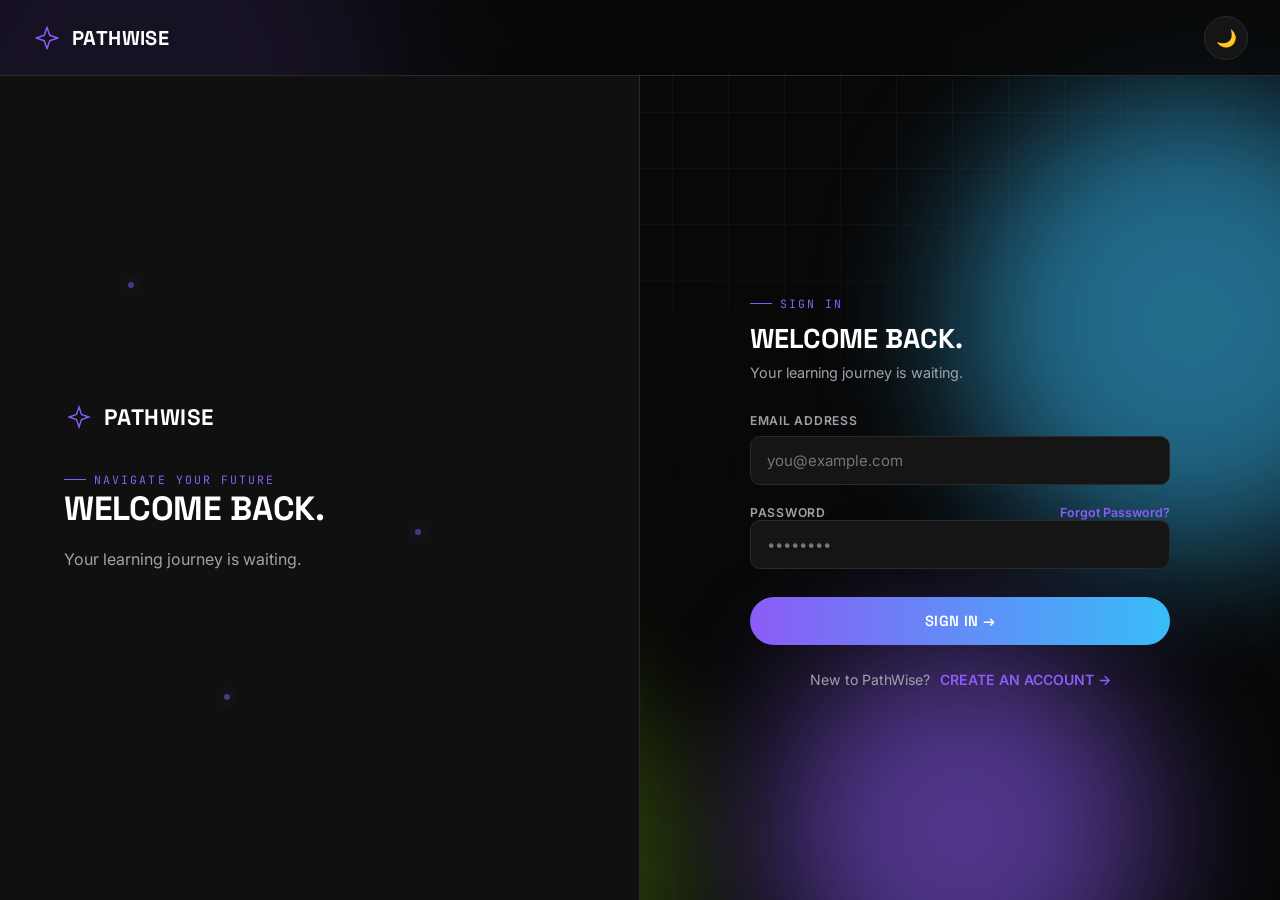
<file: frontend/recommendation.html>
<!DOCTYPE html>
<html lang="en">
<head>
<meta charset="UTF-8">
<meta name="viewport" content="width=device-width, initial-scale=1.0">
<title>Path Identified — PathWise</title>
<link rel="stylesheet" href="css/style.css">
<link rel="stylesheet" href="css/auth.css">
<link rel="stylesheet" href="css/responsive.css">
</head>
<body id="rec-app">
<div class="grid-backdrop"></div>
<div class="aurora" style="position:fixed;inset:0;z-index:-1;"><span class="a1"></span><span class="a2"></span><span class="a3"></span><span class="a4"></span></div>

<nav class="navbar">
  <div class="nav-inner">
    <a href="index.html" class="logo">
      <span class="logo-mark"><svg width="26" height="26" viewBox="0 0 24 24" fill="none"><path d="M12 2L14.5 9.5L22 12L14.5 14.5L12 22L9.5 14.5L2 12L9.5 9.5L12 2Z" stroke="currentColor" stroke-width="1.4" stroke-linejoin="round"/></svg></span>
      PATHWISE
    </a>
    <div class="nav-actions">
      <button class="theme-toggle" data-theme-toggle><span data-theme-icon>🌙</span></button>
    </div>
  </div>
</nav>

<div class="container rec-shell">
  <div class="rec-head">
    <span class="eyebrow" style="justify-content:center;">RECOMMENDATION</span>
    <h1 class="section-title">PATH IDENTIFIED.</h1>
  </div>

  <div class="rec-main glass">
    <span class="eyebrow" style="justify-content:center;">YOUR RECOMMENDED CAREER</span>
    <div class="rec-path-name" id="rec-path-name">—</div>

    <div class="match-ring">
      <svg width="130" height="130" viewBox="0 0 130 130">
        <circle cx="65" cy="65" r="54" fill="none" stroke="var(--border)" stroke-width="8"/>
        <circle id="match-circle" cx="65" cy="65" r="54" fill="none" stroke="url(#grad)" stroke-width="8" stroke-linecap="round"/>
        <defs>
          <linearGradient id="grad" x1="0%" y1="0%" x2="100%" y2="100%">
            <stop offset="0%" stop-color="#8B5CF6"/>
            <stop offset="100%" stop-color="#38BDF8"/>
          </linearGradient>
        </defs>
      </svg>
      <span class="pct" id="match-pct">0%</span>
    </div>
    <div style="font-family:var(--font-mono);color:var(--text-secondary);font-size:.8rem;letter-spacing:.08em;">MATCH</div>

    <div style="margin-top:30px;text-align:left;">
      <div class="eyebrow">WHY THIS PATH?</div>
      <ul class="why-list" id="why-list"></ul>
    </div>

    <div style="margin-top:30px;">
      <div class="eyebrow" style="justify-content:center;">RECOMMENDED SKILLS</div>
      <div class="rec-skills" id="rec-skills"></div>
    </div>

    <div class="duration-box">ESTIMATED JOURNEY: <span id="rec-duration">—</span></div>

    <div class="rec-actions">
      <button class="btn btn-primary" id="unlock-btn">UNLOCK MY ROADMAP →</button>
      <button class="btn btn-ghost" id="explore-btn">EXPLORE OTHER PATHS</button>
    </div>
  </div>

  <div class="alt-title">ALTERNATIVE RECOMMENDATIONS</div>
  <div class="alt-grid" id="alt-grid"></div>
</div>

<script src="js/config.js"></script>
<script src="js/theme.js"></script>
<script src="js/storage.js"></script>
<script src="js/auth.js"></script>
<script src="js/data.js"></script>
<script src="js/recommendation-page.js"></script>
</body>
</html>
</file>
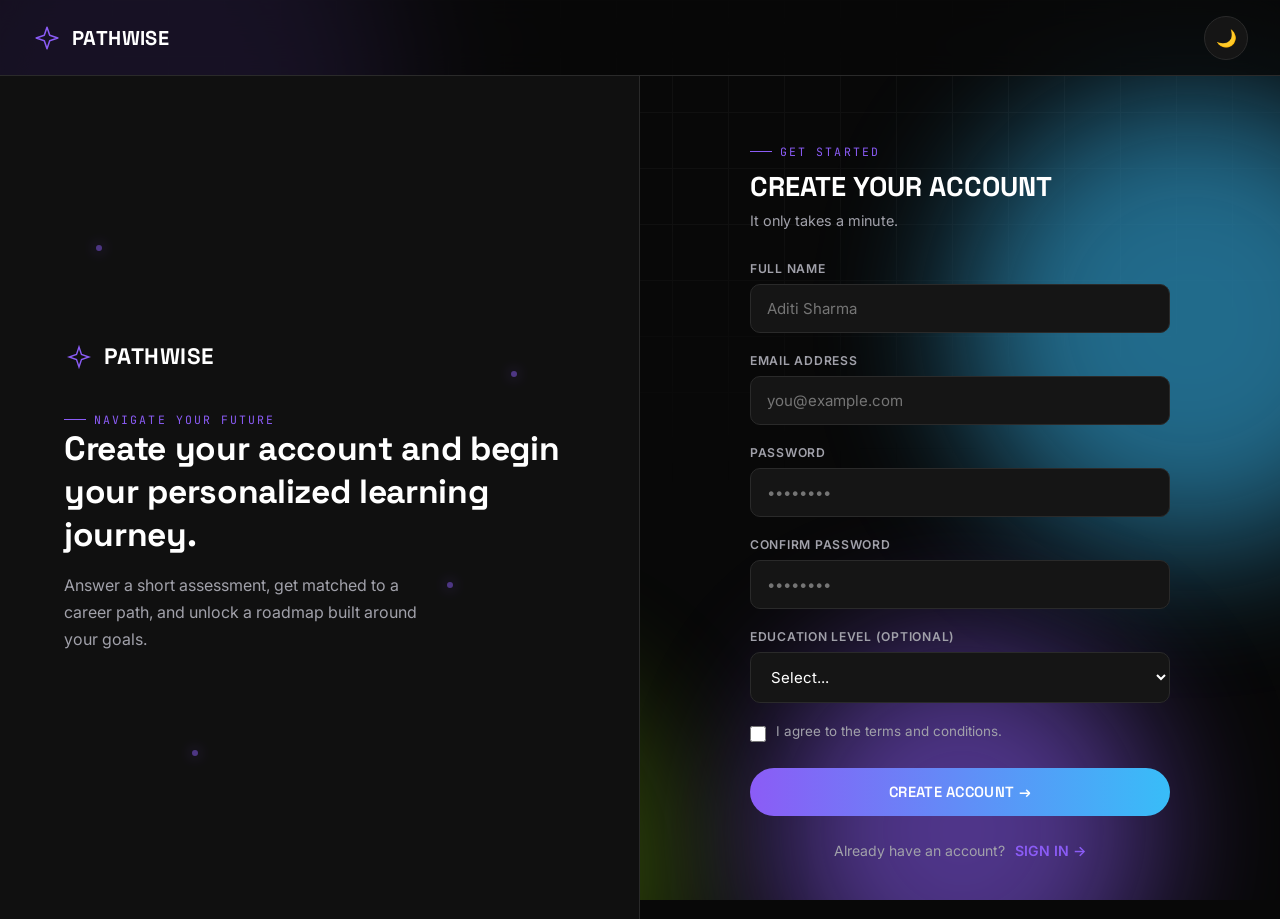
<file: frontend/signup.html>
<!DOCTYPE html>
<html lang="en">
<head>
<meta charset="UTF-8">
<meta name="viewport" content="width=device-width, initial-scale=1.0">
<title>Create Account — PathWise</title>
<link rel="stylesheet" href="css/style.css">
<link rel="stylesheet" href="css/auth.css">
<link rel="stylesheet" href="css/responsive.css">
</head>
<body>
<div class="grid-backdrop"></div>
<div class="aurora" style="position:fixed;inset:0;z-index:-1;"><span class="a1"></span><span class="a2"></span><span class="a3"></span><span class="a4"></span></div>

<nav class="navbar">
  <div class="nav-inner">
    <a href="index.html" class="logo">
      <span class="logo-mark"><svg width="26" height="26" viewBox="0 0 24 24" fill="none"><path d="M12 2L14.5 9.5L22 12L14.5 14.5L12 22L9.5 14.5L2 12L9.5 9.5L12 2Z" stroke="currentColor" stroke-width="1.4" stroke-linejoin="round"/></svg></span>
      PATHWISE
    </a>
    <div class="nav-actions">
      <button class="theme-toggle" data-theme-toggle><span data-theme-icon>🌙</span></button>
    </div>
  </div>
</nav>

<div class="auth-wrap">
  <div class="auth-side">
    <div class="auth-nodes">
      <span style="top:20%;left:15%;"></span>
      <span style="top:60%;left:70%;animation-delay:1s;"></span>
      <span style="top:80%;left:30%;animation-delay:2s;"></span>
      <span style="top:35%;left:80%;animation-delay:3s;"></span>
    </div>
    <div class="logo"><span class="logo-mark"><svg width="24" height="24" viewBox="0 0 24 24" fill="none"><path d="M12 2L14.5 9.5L22 12L14.5 14.5L12 22L9.5 14.5L2 12L9.5 9.5L12 2Z" stroke="currentColor" stroke-width="1.4"/></svg></span>PATHWISE</div>
    <span class="eyebrow">NAVIGATE YOUR FUTURE</span>
    <h1>Create your account and begin your personalized learning journey.</h1>
    <p>Answer a short assessment, get matched to a career path, and unlock a roadmap built around your goals.</p>
  </div>

  <div class="auth-form-side">
    <form class="auth-form" id="signup-form" novalidate>
      <span class="eyebrow">GET STARTED</span>
      <h2>CREATE YOUR ACCOUNT</h2>
      <p class="sub">It only takes a minute.</p>

      <div class="field">
        <label for="su-name">Full Name</label>
        <input type="text" id="su-name" placeholder="Aditi Sharma" autocomplete="name">
        <div class="field-error"></div>
      </div>
      <div class="field">
        <label for="su-email">Email Address</label>
        <input type="email" id="su-email" placeholder="you@example.com" autocomplete="email">
        <div class="field-error"></div>
      </div>
      <div class="field">
        <label for="su-password">Password</label>
        <input type="password" id="su-password" placeholder="••••••••" autocomplete="new-password">
        <div class="field-error"></div>
      </div>
      <div class="field">
        <label for="su-confirm">Confirm Password</label>
        <input type="password" id="su-confirm" placeholder="••••••••" autocomplete="new-password">
        <div class="field-error"></div>
      </div>
      <div class="field">
        <label for="su-education">Education Level (optional)</label>
        <select id="su-education">
          <option value="">Select...</option>
          <option value="highschool">High School</option>
          <option value="undergrad">Undergraduate</option>
          <option value="postgrad">Postgraduate</option>
          <option value="selftaught">Self-Taught</option>
        </select>
      </div>

      <label class="checkbox-row">
        <input type="checkbox" id="su-terms">
        <span>I agree to the terms and conditions.</span>
      </label>

      <button type="submit" class="btn btn-primary btn-block">CREATE ACCOUNT →</button>
      <div class="form-msg" id="signup-msg"></div>

      <div class="auth-foot">
        Already have an account? <a href="login.html">SIGN IN →</a>
      </div>
    </form>
  </div>
</div>

<script src="js/config.js"></script>
<script src="js/theme.js"></script>
<script src="js/storage.js"></script>
<script src="js/auth.js"></script>
</body>
</html>
</file>
<file: frontend/css/style.css>
/* ============================================================
   PATHWISE — CORE STYLESHEET
   Design tokens, theme system, layout primitives
   ============================================================ */

@import url('https://fonts.googleapis.com/css2?family=Space+Grotesk:wght@400;500;600;700&family=Inter:wght@400;500;600&family=JetBrains+Mono:wght@400;500;600&display=swap');

:root{
  /* ---- dark theme (default) ---- */
  --bg:#080808;
  --bg-secondary:#101010;
  --card:#151515;
  --card-hover:#1b1b1e;
  --border:#2A2A2A;
  --purple:#8B5CF6;
  --purple-soft:rgba(139,92,246,.15);
  --blue:#38BDF8;
  --blue-soft:rgba(56,189,248,.15);
  --green:#A3FF12;
  --green-soft:rgba(163,255,18,.12);
  --text:#FFFFFF;
  --text-secondary:#A1A1AA;
  --danger:#FF5C5C;

  --radius-s:10px;
  --radius-m:16px;
  --radius-l:24px;
  --font-display:'Space Grotesk', sans-serif;
  --font-body:'Inter', sans-serif;
  --font-mono:'JetBrains Mono', monospace;

  --ease:cubic-bezier(.16,.8,.24,1);
  --nav-h:76px;
}

[data-theme="light"]{
  --bg:#F7F7FA;
  --bg-secondary:#FFFFFF;
  --card:#FFFFFF;
  --card-hover:#FAFAFC;
  --border:#E4E4E7;
  --purple:#7C3AED;
  --purple-soft:rgba(124,58,237,.10);
  --blue:#0284C7;
  --blue-soft:rgba(2,132,199,.10);
  --green:#4B9A00;
  --green-soft:rgba(75,154,0,.10);
  --text:#111111;
  --text-secondary:#71717A;
}

*,*::before,*::after{box-sizing:border-box;margin:0;padding:0;}

html{scroll-behavior:smooth;}

body{
  background:var(--bg);
  color:var(--text);
  font-family:var(--font-body);
  overflow-x:hidden;
  transition:background .4s var(--ease), color .4s var(--ease);
  position:relative;
}

/* background particle grid */
.grid-backdrop{
  position:fixed;
  inset:0;
  z-index:-2;
  background-image:
    linear-gradient(var(--border) 1px, transparent 1px),
    linear-gradient(90deg, var(--border) 1px, transparent 1px);
  background-size:56px 56px;
  opacity:.25;
  mask-image:radial-gradient(ellipse 80% 60% at 50% 0%, black 40%, transparent 90%);
}
[data-theme="light"] .grid-backdrop{opacity:.35;}

/* ---------------- animated aurora backdrop ---------------- */
.aurora{
  position:absolute;inset:0;
  z-index:0;
  overflow:hidden;
  pointer-events:none;
}
.aurora span{
  position:absolute;
  border-radius:50%;
  filter:blur(70px);
  opacity:.55;
  will-change:transform;
  animation:auroraDrift 18s ease-in-out infinite;
}
[data-theme="light"] .aurora span{opacity:.32;}
.aurora .a1{width:520px;height:520px;background:var(--purple);top:-160px;left:-120px;animation-duration:22s;}
.aurora .a2{width:460px;height:460px;background:var(--blue);top:10%;right:-140px;animation-duration:26s;animation-delay:-4s;}
.aurora .a3{width:420px;height:420px;background:var(--green);bottom:-180px;left:20%;animation-duration:20s;animation-delay:-9s;opacity:.28;}
[data-theme="light"] .aurora .a3{opacity:.16;}
.aurora .a4{width:380px;height:380px;background:var(--purple);bottom:-120px;right:10%;animation-duration:24s;animation-delay:-13s;}
@keyframes auroraDrift{
  0%,100%{transform:translate(0,0) scale(1);}
  33%{transform:translate(40px,-30px) scale(1.12);}
  66%{transform:translate(-30px,25px) scale(.94);}
}

/* drifting mountain silhouette (hero backdrop) */
.mountains{
  position:absolute;left:0;right:0;bottom:0;height:46%;z-index:0;
  overflow:hidden;pointer-events:none;opacity:.9;
}
.mountains svg{position:absolute;bottom:-2px;width:140%;left:-5%;}
.mountains .m-back{opacity:.35;animation:mtnDrift 50s linear infinite;}
.mountains .m-front{opacity:.6;animation:mtnDrift 34s linear infinite reverse;}
[data-theme="light"] .mountains{opacity:.5;}
@keyframes mtnDrift{
  0%{transform:translateX(0);}
  50%{transform:translateX(-3%);}
  100%{transform:translateX(0);}
}
.star-field{position:absolute;inset:0;z-index:0;pointer-events:none;overflow:hidden;}
.star-field span{
  position:absolute;width:2px;height:2px;background:#fff;border-radius:50%;
  opacity:.6;animation:twinkle 3.4s ease-in-out infinite;
}
[data-theme="light"] .star-field{display:none;}
@keyframes twinkle{0%,100%{opacity:.15;}50%{opacity:.9;}}

/* glassmorphism utility */
.glass{
  background:color-mix(in srgb, var(--card) 62%, transparent);
  backdrop-filter:blur(22px);
  -webkit-backdrop-filter:blur(22px);
  border:1px solid color-mix(in srgb, var(--text) 8%, var(--border));
}

.particles{position:fixed;inset:0;z-index:-1;pointer-events:none;overflow:hidden;}
.particle{
  position:absolute;
  width:3px;height:3px;
  border-radius:50%;
  background:var(--purple);
  opacity:.5;
  animation:drift linear infinite;
}
@keyframes drift{
  0%{transform:translateY(0) translateX(0);opacity:0;}
  10%{opacity:.6;}
  90%{opacity:.6;}
  100%{transform:translateY(-120vh) translateX(30px);opacity:0;}
}

a{color:inherit;text-decoration:none;}
ul{list-style:none;}
img,svg{display:block;max-width:100%;}
button{font-family:inherit;cursor:pointer;border:none;background:none;color:inherit;}
input,select{font-family:inherit;}

.container{
  width:100%;
  max-width:1280px;
  margin:0 auto;
  padding:0 32px;
}

.eyebrow{
  font-family:var(--font-mono);
  font-size:.72rem;
  letter-spacing:.18em;
  text-transform:uppercase;
  color:var(--purple);
  display:inline-flex;
  align-items:center;
  gap:8px;
}
.eyebrow::before{
  content:"";
  width:22px;height:1px;
  background:var(--purple);
}

.section{padding:120px 0;position:relative;}
.section-head{max-width:640px;margin-bottom:64px;}
.section-title{
  font-family:var(--font-display);
  font-size:clamp(2rem,4vw,3.2rem);
  font-weight:700;
  line-height:1.08;
  letter-spacing:-.01em;
  margin-top:14px;
}
.section-sub{
  margin-top:16px;
  color:var(--text-secondary);
  font-size:1.05rem;
  line-height:1.6;
  max-width:520px;
}
.gradient-word{
  background:linear-gradient(90deg,var(--purple),var(--blue));
  -webkit-background-clip:text;
  background-clip:text;
  color:transparent;
}

/* ---------------- buttons ---------------- */
.btn{
  display:inline-flex;
  align-items:center;
  gap:10px;
  padding:15px 28px;
  border-radius:999px;
  font-family:var(--font-display);
  font-weight:600;
  font-size:.92rem;
  letter-spacing:.02em;
  transition:transform .25s var(--ease), box-shadow .25s var(--ease), background .25s var(--ease), border-color .25s var(--ease);
  white-space:nowrap;
}
.btn-primary{
  background:linear-gradient(90deg,var(--purple),var(--blue));
  color:#fff;
  box-shadow:0 0 0 0 rgba(139,92,246,0);
}
.btn-primary:hover{transform:translateY(-2px);box-shadow:0 10px 30px -8px var(--purple-soft);}
.btn-ghost{
  border:1px solid var(--border);
  color:var(--text);
  background:var(--card);
}
.btn-ghost:hover{border-color:var(--purple);transform:translateY(-2px);}
.btn-sm{padding:10px 18px;font-size:.8rem;}
.btn-block{width:100%;justify-content:center;}
.btn[disabled]{opacity:.4;cursor:not-allowed;transform:none !important;}

/* ---------------- nav ---------------- */
.navbar{
  position:sticky;top:0;z-index:100;
  height:var(--nav-h);
  display:flex;align-items:center;
  background:color-mix(in srgb, var(--bg) 78%, transparent);
  backdrop-filter:blur(16px);
  border-bottom:1px solid var(--border);
}
.nav-inner{
  width:100%;max-width:1280px;margin:0 auto;padding:0 32px;
  display:flex;align-items:center;justify-content:space-between;
}
.logo{
  display:flex;align-items:center;gap:10px;
  font-family:var(--font-display);font-weight:700;font-size:1.25rem;letter-spacing:.02em;
}
.logo-mark{
  width:30px;height:30px;
  display:flex;align-items:center;justify-content:center;
  color:var(--purple);
}
.nav-links{display:flex;align-items:center;gap:36px;}
.nav-links a{
  font-size:.82rem;font-weight:600;letter-spacing:.06em;text-transform:uppercase;
  color:var(--text-secondary);
  position:relative;
  transition:color .2s;
  padding:6px 0;
}
.nav-links a::after{
  content:"";position:absolute;left:0;bottom:0;height:1px;width:0;
  background:linear-gradient(90deg,var(--purple),var(--blue));
  transition:width .3s var(--ease);
}
.nav-links a:hover{color:var(--text);}
.nav-links a:hover::after{width:100%;}
.nav-actions{display:flex;align-items:center;gap:14px;}

.theme-toggle{
  width:44px;height:44px;border-radius:50%;
  border:1px solid var(--border);
  background:var(--card);
  display:flex;align-items:center;justify-content:center;
  font-size:1.05rem;
  transition:border-color .2s, transform .3s;
}
.theme-toggle:hover{border-color:var(--purple);transform:rotate(20deg);}

.hamburger{display:none;width:40px;height:40px;flex-direction:column;justify-content:center;align-items:center;gap:5px;}
.hamburger span{width:22px;height:2px;background:var(--text);transition:.3s;}

.mobile-menu{
  position:fixed;inset:var(--nav-h) 0 0 0;
  background:var(--bg);
  z-index:99;
  padding:40px 32px;
  display:none;
  flex-direction:column;
  gap:28px;
  transform:translateY(-12px);
  opacity:0;
  transition:.3s var(--ease);
}
.mobile-menu.open{display:flex;opacity:1;transform:translateY(0);}
.mobile-menu a{font-family:var(--font-display);font-size:1.4rem;font-weight:600;}

/* ---------------- hero ---------------- */
.hero{
  position:relative;
  min-height:calc(100vh - var(--nav-h));
  display:flex;align-items:center;
  padding:60px 0;
  overflow:hidden;
}
.hero-grid{
  position:relative;z-index:2;
  display:grid;grid-template-columns:1.05fr .95fr;gap:40px;align-items:center;
}
.hero h1{
  font-family:var(--font-display);
  font-size:clamp(2.6rem,5.4vw,4.6rem);
  font-weight:700;
  line-height:1.02;
  letter-spacing:-.02em;
  text-transform:uppercase;
}
.hero .line2{
  color:var(--text-secondary);
  font-size:clamp(1.4rem,2.6vw,2.2rem);
  margin-top:10px;
  font-weight:600;
}
.hero .line2 span{color:var(--purple);}
.hero-desc{
  margin-top:26px;
  color:var(--text-secondary);
  max-width:480px;
  line-height:1.7;
  font-size:1.02rem;
}
.hero-actions{display:flex;gap:16px;margin-top:38px;flex-wrap:wrap;}

/* career universe */
.universe{
  position:relative;
  aspect-ratio:1/1;
  width:100%;
  max-width:520px;
  margin:0 auto;
  transition:transform .4s var(--ease);
}
.universe-center{
  position:absolute;top:50%;left:50%;transform:translate(-50%,-50%);
  width:92px;height:92px;border-radius:50%;
  background:radial-gradient(circle at 35% 30%, var(--purple), #2b1a55 70%);
  display:flex;align-items:center;justify-content:center;
  font-family:var(--font-display);font-weight:700;font-size:.72rem;letter-spacing:.05em;
  text-align:center;color:#fff;
  box-shadow:0 0 60px 10px var(--purple-soft);
  z-index:3;
  animation:pulseCore 3.2s ease-in-out infinite;
}
@keyframes pulseCore{
  0%,100%{box-shadow:0 0 40px 6px var(--purple-soft);}
  50%{box-shadow:0 0 70px 16px var(--purple-soft);}
}
.universe svg{position:absolute;inset:0;width:100%;height:100%;z-index:1;}

.satellite{
  position:absolute;
  width:5px;height:5px;border-radius:50%;
  background:var(--blue);
  box-shadow:0 0 10px 2px var(--blue);
  animation:satelliteOrbit 10s linear infinite;
  z-index:1;
}
.satellite.s1{top:32%;left:22%;animation-duration:9s;}
.satellite.s2{top:14%;left:38%;background:var(--purple);box-shadow:0 0 10px 2px var(--purple);animation-duration:13s;animation-delay:-3s;}
.satellite.s3{top:44%;left:14%;background:var(--green);box-shadow:0 0 8px 2px var(--green);animation-duration:11s;animation-delay:-6s;}
@keyframes satelliteOrbit{
  0%{transform:translate(0,0) scale(1);opacity:.7;}
  25%{transform:translate(10px,-8px) scale(1.3);opacity:1;}
  50%{transform:translate(2px,10px) scale(.8);opacity:.6;}
  75%{transform:translate(-10px,-4px) scale(1.1);opacity:.9;}
  100%{transform:translate(0,0) scale(1);opacity:.7;}
}
.universe svg line{stroke:var(--border);stroke-width:1;opacity:.7;}
.universe svg line.energy{
  stroke:url(#energyGrad);stroke-width:1.6;opacity:.9;
  stroke-dasharray:6 10;
  animation:energyFlow 2.6s linear infinite;
}
@keyframes energyFlow{to{stroke-dashoffset:-160;}}
.universe-ring{
  position:absolute;top:50%;left:50%;transform:translate(-50%,-50%);
  width:92px;height:92px;border-radius:50%;
  border:1px solid var(--purple);
  animation:ringPulse 2.6s ease-out infinite;
  z-index:2;pointer-events:none;
}
@keyframes ringPulse{
  0%{transform:translate(-50%,-50%) scale(1);opacity:.7;}
  100%{transform:translate(-50%,-50%) scale(2.1);opacity:0;}
}
.node{
  position:absolute;
  width:118px;
  padding:12px 14px;
  border-radius:var(--radius-s);
  background:var(--card);
  border:1px solid var(--border);
  font-size:.72rem;
  font-weight:600;
  text-align:center;
  z-index:2;
  cursor:pointer;
  animation:floaty 6s ease-in-out infinite;
  transition:border-color .25s, transform .25s, box-shadow .25s;
}
/* Nodes centered with translateX(-50%) need that translate baked into
   their OWN keyframes — a running CSS animation replaces the whole
   `transform` property, so a keyframe with only translateY() would
   silently wipe out the centering transform the moment it starts. */
.node.center-anchor{
  animation-name:floatyCentered;
  transition:box-shadow .25s;
}
.node.center-anchor:hover{transform:translateX(-50%) scale(1.08);}
@keyframes floatyCentered{
  0%,100%{transform:translateX(-50%) translateY(0);}
  50%{transform:translateX(-50%) translateY(-10px);}
}
.node:hover{border-color:var(--purple);transform:scale(1.08);box-shadow:0 0 24px var(--purple-soft);}
.node .dot{width:7px;height:7px;border-radius:50%;background:var(--blue);margin:0 auto 6px;}
.node .desc{display:none;font-weight:400;color:var(--text-secondary);margin-top:4px;font-size:.66rem;}
.node:hover .desc{display:block;}
@keyframes floaty{0%,100%{transform:translateY(0);}50%{transform:translateY(-10px);}}

/* ---------------- trust strip ---------------- */
.trust{
  padding:44px 0;border-top:1px solid var(--border);border-bottom:1px solid var(--border);
}
.trust-inner{
  display:flex;align-items:center;justify-content:center;gap:0;flex-wrap:wrap;
}
.trust-label{
  font-family:var(--font-mono);font-size:.72rem;letter-spacing:.16em;color:var(--text-secondary);
  margin-right:32px;
}
.trust-items{display:flex;align-items:center;gap:0;}
.trust-items span{
  font-family:var(--font-display);font-weight:600;font-size:1rem;padding:0 26px;color:var(--text);
  position:relative;
}
.trust-items span:not(:last-child)::after{
  content:"";position:absolute;right:0;top:50%;transform:translateY(-50%);
  width:1px;height:16px;background:var(--border);
}

/* ---------------- problem cards ---------------- */
.problem-grid{display:grid;grid-template-columns:repeat(3,1fr);gap:24px;}
.p-card{
  background:var(--card);border:1px solid var(--border);border-radius:var(--radius-m);
  padding:32px;transition:.3s var(--ease);
}
.p-card:hover{border-color:var(--purple);box-shadow:0 0 30px -10px var(--purple-soft);transform:translateY(-4px);}
.p-num{font-family:var(--font-mono);color:var(--purple);font-size:.85rem;}
.p-card h3{font-family:var(--font-display);font-size:1.15rem;margin-top:14px;letter-spacing:.01em;}
.p-card p{color:var(--text-secondary);margin-top:12px;font-size:.92rem;line-height:1.6;}

/* ---------------- mission section ---------------- */
.mission-track{display:grid;grid-template-columns:repeat(3,1fr);gap:0;position:relative;}
.mission-card{
  background:var(--card);border:1px solid var(--border);border-radius:var(--radius-m);
  padding:34px;position:relative;z-index:1;
}
.mission-track .mission-card:not(:first-child){margin-left:-1px;}
.m-tag{font-family:var(--font-mono);font-size:.68rem;letter-spacing:.14em;color:var(--blue);}
.mission-card h3{font-family:var(--font-display);font-size:1.3rem;margin:14px 0 12px;}
.mission-card ul{margin:14px 0;display:flex;flex-direction:column;gap:8px;}
.mission-card li{font-size:.86rem;color:var(--text-secondary);padding-left:16px;position:relative;}
.mission-card li::before{content:"—";position:absolute;left:0;color:var(--purple);}
.status-pill{
  display:inline-flex;align-items:center;gap:8px;margin-top:18px;
  font-family:var(--font-mono);font-size:.68rem;letter-spacing:.1em;
  padding:6px 12px;border-radius:999px;border:1px solid var(--border);
}
.status-pill .dot{width:6px;height:6px;border-radius:50%;}
.status-ready .dot{background:var(--green);box-shadow:0 0 8px var(--green);}
.status-processing .dot{background:var(--blue);animation:blink 1.2s infinite;}
.status-locked .dot{background:var(--text-secondary);}
@keyframes blink{50%{opacity:.2;}}
.mission-arrow{
  display:none;position:absolute;top:50%;
  transform:translateY(-50%);
  font-size:1.4rem;color:var(--purple);z-index:2;
}

/* ---------------- path cards ---------------- */
.paths-grid{display:grid;grid-template-columns:repeat(3,1fr);gap:22px;}
.path-card{
  background:var(--card);border:1px solid var(--border);border-radius:var(--radius-m);
  padding:30px;transition:.35s var(--ease);position:relative;overflow:hidden;
}
.path-card::before{
  content:"";position:absolute;inset:0;
  background:radial-gradient(circle at 100% 0%, var(--purple-soft), transparent 60%);
  opacity:0;transition:.35s;
}
.path-card:hover::before{opacity:1;}
.path-card:hover{transform:translateY(-6px);border-color:var(--purple);}
.path-top{display:flex;justify-content:space-between;align-items:flex-start;}
.path-num{font-family:var(--font-mono);color:var(--text-secondary);font-size:.8rem;}
.path-icon{font-size:1.6rem;}
.path-card h3{font-family:var(--font-display);font-size:1.2rem;margin-top:18px;}
.path-card p{color:var(--text-secondary);font-size:.88rem;margin-top:10px;line-height:1.55;min-height:44px;}
.skill-chips{display:flex;flex-wrap:wrap;gap:8px;margin-top:16px;}
.chip{
  font-family:var(--font-mono);font-size:.68rem;padding:5px 10px;border-radius:999px;
  border:1px solid var(--border);color:var(--text-secondary);
}
.path-card .btn{margin-top:22px;}

/* ---------------- terminal ---------------- */
.terminal{
  background:#050505;border:1px solid var(--border);border-radius:var(--radius-m);
  padding:28px 30px;font-family:var(--font-mono);font-size:.86rem;line-height:1.9;
  max-width:760px;margin:0 auto;
  box-shadow:0 0 60px -20px var(--purple-soft);
}
[data-theme="light"] .terminal{background:#0d0d10;}
.terminal-head{
  display:flex;gap:8px;margin-bottom:18px;
}
.terminal-head span{width:11px;height:11px;border-radius:50%;background:#3a3a3a;}
.terminal-body{color:#e5e5e5;min-height:280px;}
.terminal-body .l{color:var(--green);}
.terminal-body .c{color:#666;margin-right:8px;}
.cursor{display:inline-block;width:8px;height:14px;background:var(--green);animation:blink .9s steps(1) infinite;vertical-align:middle;}

/* ---------------- footer ---------------- */
.footer{
  border-top:1px solid var(--border);
  padding:50px 0;
}
.footer-inner{display:flex;justify-content:space-between;align-items:center;flex-wrap:wrap;gap:18px;}
.footer-tag{color:var(--text-secondary);font-size:.85rem;font-family:var(--font-mono);}

.footer-expanded{padding:70px 0 30px;}
.footer-grid{
  display:grid;grid-template-columns:1.3fr .8fr .8fr 1.1fr;gap:40px;
  padding-bottom:44px;
}
.footer-desc{color:var(--text-secondary);font-size:.86rem;line-height:1.7;max-width:320px;margin-top:4px;}
.footer-socials{display:flex;gap:10px;margin-top:20px;}
.footer-socials a{
  width:36px;height:36px;border-radius:50%;border:1px solid var(--border);
  display:flex;align-items:center;justify-content:center;font-size:.82rem;font-weight:700;
  transition:.2s;color:var(--text-secondary);
}
.footer-socials a:hover{border-color:var(--purple);color:var(--purple);}

.footer-heading{
  display:block;font-family:var(--font-mono);font-size:.7rem;letter-spacing:.12em;
  color:var(--text-secondary);margin-bottom:16px;
}
.footer-col{display:flex;flex-direction:column;gap:10px;}
.footer-col a{font-size:.87rem;color:var(--text-secondary);transition:.2s;width:fit-content;}
.footer-col a:hover{color:var(--purple);}
.footer-addr{font-size:.84rem;color:var(--text-secondary);line-height:1.7;margin-top:2px;}

.footer-map{
  border-radius:var(--radius-m);overflow:hidden;border:1px solid var(--border);
  height:150px;filter:grayscale(.15) contrast(1.05);
}
[data-theme="dark"] .footer-map{filter:grayscale(.3) invert(.92) contrast(.9) hue-rotate(180deg);}
.footer-map iframe{width:100%;height:100%;border:0;display:block;}

.footer-bottom{
  display:flex;justify-content:space-between;align-items:center;flex-wrap:wrap;gap:10px;
  padding-top:26px;border-top:1px solid var(--border);
}

/* ---------------- reveal on scroll ---------------- */
.reveal{opacity:0;transform:translateY(28px);transition:opacity .7s var(--ease), transform .7s var(--ease);}
.reveal.in{opacity:1;transform:translateY(0);}

/* ---------------- toast ---------------- */
.toast{
  position:fixed;bottom:28px;left:50%;transform:translateX(-50%) translateY(20px);
  background:var(--card);border:1px solid var(--purple);border-radius:999px;
  padding:14px 26px;font-size:.86rem;font-weight:600;z-index:400;
  opacity:0;pointer-events:none;transition:.35s var(--ease);
  box-shadow:0 10px 30px -10px var(--purple-soft);
}
.toast.show{opacity:1;transform:translateX(-50%) translateY(0);}
</file>
<file: frontend/css/responsive.css>
/* ============================================================
   PATHWISE — RESPONSIVE RULES
   ============================================================ */

@media (max-width: 1080px){
  .footer-grid{grid-template-columns:1fr 1fr;}
  .footer-map-col{grid-column:span 2;}
  .hero-grid{grid-template-columns:1fr;text-align:center;}
  .hero-desc{margin:26px auto 0;}
  .hero-actions{justify-content:center;}
  .universe{margin-top:40px;}
  .problem-grid, .paths-grid, .stat-grid, .upcoming-grid, .ach-grid, .proj-grid, .profile-stats{
    grid-template-columns:repeat(2,1fr);
  }
  .mission-track{grid-template-columns:1fr;gap:16px;}
  .mission-track .mission-card:not(:first-child){margin-left:0;}
  .alt-grid{grid-template-columns:1fr;}
  .auth-wrap{grid-template-columns:1fr;}
  .auth-side{display:none;}
}

@media (max-width: 860px){
  .nav-links{display:none;}
  .hamburger{display:flex;}
}

@media (max-width: 640px){
  .container{padding:0 20px;}
  .section{padding:80px 0;}
  .problem-grid, .paths-grid, .stat-grid, .upcoming-grid, .ach-grid, .proj-grid, .profile-stats{
    grid-template-columns:1fr;
  }
  .q-options{grid-template-columns:1fr;}
  .trust-inner{flex-direction:column;gap:14px;}
  .trust-label{margin-right:0;}
  .dash-head{flex-direction:column;align-items:flex-start;}
  .current-mission-card{flex-direction:column;align-items:flex-start;}
  .journey-track{padding-bottom:80px;}
  .learn-actions{flex-direction:column;}
  .learn-actions .btn{width:100%;justify-content:center;}
  .profile-card{flex-direction:column;text-align:center;}
  .rec-actions{flex-direction:column;width:100%;}
  .rec-actions .btn{width:100%;justify-content:center;}
  .footer-grid{grid-template-columns:1fr;}
  .footer-bottom{flex-direction:column;align-items:flex-start;}
}
</file>
<file: frontend/css/auth.css>
/* ============================================================
   PATHWISE — AUTH PAGES (Sign in / Sign up)
   ============================================================ */

.auth-wrap{
  min-height:calc(100vh - var(--nav-h));
  display:grid;
  grid-template-columns:1fr 1fr;
}

.auth-side{
  position:relative;
  display:flex;flex-direction:column;justify-content:center;
  padding:60px 64px;
  background:var(--bg-secondary);
  border-right:1px solid var(--border);
  overflow:hidden;
}
.auth-side .logo{margin-bottom:40px;font-size:1.4rem;}
.auth-side h1{
  font-family:var(--font-display);font-size:2.1rem;font-weight:700;letter-spacing:-.01em;
}
.auth-side p{color:var(--text-secondary);margin-top:16px;max-width:380px;line-height:1.7;}

.auth-nodes{position:absolute;inset:0;z-index:0;opacity:.5;}
.auth-nodes span{
  position:absolute;width:6px;height:6px;border-radius:50%;background:var(--purple);
  box-shadow:0 0 14px var(--purple);
  animation:floaty 7s ease-in-out infinite;
}
.auth-side > *:not(.auth-nodes){position:relative;z-index:1;}

.auth-form-side{
  display:flex;align-items:center;justify-content:center;
  padding:60px 40px;
}
.auth-form{width:100%;max-width:420px;}
.auth-form .eyebrow{margin-bottom:10px;}
.auth-form h2{font-family:var(--font-display);font-size:1.7rem;margin-bottom:8px;}
.auth-form .sub{color:var(--text-secondary);font-size:.9rem;margin-bottom:32px;}

.field{margin-bottom:20px;}
.field label{
  display:block;font-size:.76rem;font-weight:600;letter-spacing:.06em;text-transform:uppercase;
  color:var(--text-secondary);margin-bottom:8px;
}
.field input, .field select{
  width:100%;padding:14px 16px;border-radius:var(--radius-s);
  background:var(--card);border:1px solid var(--border);color:var(--text);
  font-size:.94rem;transition:border-color .2s, box-shadow .2s;
}
.field input:focus, .field select:focus{
  outline:none;border-color:var(--purple);box-shadow:0 0 0 3px var(--purple-soft);
}
.field-error{color:var(--danger);font-size:.76rem;margin-top:6px;display:none;}
.field.invalid input{border-color:var(--danger);}
.field.invalid .field-error{display:block;}

.field-row{display:flex;justify-content:space-between;align-items:center;}
.field-row a{font-size:.8rem;color:var(--purple);font-weight:600;}

.checkbox-row{
  display:flex;align-items:flex-start;gap:10px;margin-bottom:26px;font-size:.84rem;color:var(--text-secondary);
}
.checkbox-row input{margin-top:3px;accent-color:var(--purple);width:16px;height:16px;}

.auth-foot{margin-top:26px;text-align:center;font-size:.88rem;color:var(--text-secondary);}
.auth-foot a{color:var(--purple);font-weight:600;margin-left:6px;}

.form-msg{
  margin-top:18px;padding:12px 14px;border-radius:var(--radius-s);font-size:.84rem;
  display:none;
}
.form-msg.show{display:block;}
.form-msg.error{background:rgba(255,92,92,.1);color:var(--danger);border:1px solid rgba(255,92,92,.3);}
.form-msg.success{background:var(--green-soft);color:var(--green);border:1px solid rgba(163,255,18,.3);}

/* ---------------- assessment ---------------- */
.assess-shell{min-height:calc(100vh - var(--nav-h));padding:60px 0 100px;}
.assess-head{display:flex;justify-content:space-between;align-items:center;margin-bottom:12px;}
.assess-count{font-family:var(--font-mono);font-size:.82rem;color:var(--text-secondary);}
.progress-track{
  width:100%;height:4px;border-radius:4px;background:var(--border);overflow:hidden;margin-bottom:56px;
}
.progress-fill{
  height:100%;background:linear-gradient(90deg,var(--purple),var(--blue));border-radius:4px;
  width:20%;transition:width .5s var(--ease);
}
.q-title{font-family:var(--font-display);font-size:clamp(1.6rem,3.4vw,2.4rem);font-weight:700;max-width:760px;line-height:1.15;}
.q-options{display:grid;grid-template-columns:repeat(3,1fr);gap:16px;margin-top:44px;}
.q-option{
  background:var(--card);border:1px solid var(--border);border-radius:var(--radius-m);
  padding:22px;font-family:var(--font-display);font-weight:600;font-size:.95rem;
  transition:.25s var(--ease);cursor:pointer;text-align:left;position:relative;
}
.q-option .tick{
  position:absolute;top:16px;right:16px;width:20px;height:20px;border-radius:50%;
  border:1px solid var(--border);display:flex;align-items:center;justify-content:center;font-size:.6rem;
}
.q-option:hover{border-color:var(--purple);transform:translateY(-3px);}
.q-option.selected{border-color:var(--purple);background:var(--purple-soft);}
.q-option.selected .tick{background:var(--purple);border-color:var(--purple);color:#fff;}
.q-option small{display:block;font-family:var(--font-body);font-weight:400;color:var(--text-secondary);margin-top:8px;font-size:.8rem;}

.q-single .q-options{grid-template-columns:1fr;max-width:640px;}
.q-single .q-option{display:flex;justify-content:space-between;align-items:center;}

.assess-nav{display:flex;justify-content:space-between;margin-top:56px;}

/* ---------------- analysis ---------------- */
.analysis-shell{
  min-height:calc(100vh - var(--nav-h));display:flex;align-items:center;justify-content:center;flex-direction:column;
  text-align:center;padding:60px 20px;
}
.analysis-shell h1{font-family:var(--font-display);font-size:clamp(1.8rem,4vw,2.6rem);margin-bottom:48px;}
.orbit{position:relative;width:180px;height:180px;margin-bottom:50px;}
.orbit-ring{position:absolute;inset:0;border:1px solid var(--border);border-radius:50%;}
.orbit-ring.spin{border-top-color:var(--purple);border-right-color:var(--blue);animation:spin 2.2s linear infinite;}
.orbit-pct{
  position:absolute;inset:0;display:flex;align-items:center;justify-content:center;
  font-family:var(--font-mono);font-size:1.6rem;font-weight:600;
}
@keyframes spin{to{transform:rotate(360deg);}}

.analysis-list{display:flex;flex-direction:column;gap:14px;max-width:420px;width:100%;margin:0 auto;}
.analysis-item{
  display:flex;align-items:center;gap:12px;padding:14px 18px;border-radius:var(--radius-s);
  background:var(--card);border:1px solid var(--border);font-family:var(--font-mono);font-size:.82rem;
  opacity:.3;transition:.4s var(--ease);text-align:left;
}
.analysis-item.done{opacity:1;border-color:var(--green);color:var(--green);}
.analysis-item .mark{width:16px;}
.analysis-status{margin-top:26px;font-family:var(--font-mono);color:var(--text-secondary);font-size:.82rem;letter-spacing:.05em;}

/* ---------------- recommendation ---------------- */
.rec-shell{min-height:calc(100vh - var(--nav-h));padding:70px 0 110px;}
.rec-head{text-align:center;max-width:600px;margin:0 auto 50px;}
.rec-main{
  max-width:640px;margin:0 auto;background:var(--card);border:1px solid var(--purple);
  border-radius:var(--radius-l);padding:44px;text-align:center;
  box-shadow:0 0 80px -20px var(--purple-soft);position:relative;
}
.rec-path-name{font-family:var(--font-display);font-size:clamp(1.8rem,4vw,2.6rem);font-weight:700;margin-top:8px;}
.match-ring{
  width:130px;height:130px;border-radius:50%;margin:22px auto;
  display:flex;align-items:center;justify-content:center;position:relative;
}
.match-ring svg{position:absolute;inset:0;transform:rotate(-90deg);}
.match-ring .pct{font-family:var(--font-display);font-weight:700;font-size:1.5rem;}
.why-list{text-align:left;max-width:380px;margin:26px auto 0;display:flex;flex-direction:column;gap:10px;}
.why-list li{font-size:.9rem;color:var(--text-secondary);display:flex;gap:10px;align-items:flex-start;}
.why-list li::before{content:"✓";color:var(--green);font-weight:700;}
.rec-skills{display:flex;flex-wrap:wrap;gap:10px;justify-content:center;margin:26px 0;}
.duration-box{
  margin:24px auto 0;display:inline-block;padding:14px 24px;border-radius:999px;
  background:var(--blue-soft);color:var(--blue);font-family:var(--font-mono);font-size:.82rem;font-weight:600;
}
.rec-actions{display:flex;gap:14px;justify-content:center;margin-top:34px;flex-wrap:wrap;}

.alt-title{text-align:center;margin:60px 0 24px;font-family:var(--font-mono);letter-spacing:.14em;font-size:.78rem;color:var(--text-secondary);}
.alt-grid{display:grid;grid-template-columns:repeat(2,1fr);gap:18px;max-width:640px;margin:0 auto;}
.alt-card{
  background:var(--card);border:1px solid var(--border);border-radius:var(--radius-m);padding:22px;
  display:flex;justify-content:space-between;align-items:center;transition:.25s;
}
.alt-card:hover{border-color:var(--blue);}
.alt-card h4{font-family:var(--font-display);font-size:1rem;}
.alt-pct{font-family:var(--font-mono);color:var(--blue);font-weight:600;}
</file>
<file: frontend/css/dashboard.css>
/* ============================================================
   PATHWISE — DASHBOARD, PROFILE, PROJECTS, LEARNING MODULE
   ============================================================ */

.dash-shell{padding:56px 0 100px;}
.dash-head{display:flex;justify-content:space-between;align-items:flex-end;flex-wrap:wrap;gap:16px;margin-bottom:40px;}
.dash-head h1{font-family:var(--font-display);font-size:clamp(1.7rem,3.4vw,2.3rem);}
.dash-head p{color:var(--text-secondary);margin-top:8px;}
.streak-badge{
  display:flex;align-items:center;gap:8px;background:var(--card);border:1px solid var(--border);
  padding:10px 18px;border-radius:999px;font-family:var(--font-mono);font-size:.85rem;
}

.stat-grid{display:grid;grid-template-columns:repeat(4,1fr);gap:18px;margin-bottom:56px;}
.stat-card{
  background:var(--card);border:1px solid var(--border);border-radius:var(--radius-m);
  padding:24px;transition:.25s;
}
.stat-card:hover{border-color:var(--purple);}
.stat-card .label{font-family:var(--font-mono);font-size:.68rem;letter-spacing:.1em;color:var(--text-secondary);text-transform:uppercase;}
.stat-card .value{font-family:var(--font-display);font-size:1.9rem;font-weight:700;margin-top:10px;}
.stat-card .sub{font-size:.8rem;color:var(--text-secondary);margin-top:4px;}
.mini-bar{height:6px;border-radius:4px;background:var(--border);margin-top:14px;overflow:hidden;}
.mini-bar i{display:block;height:100%;background:linear-gradient(90deg,var(--purple),var(--blue));border-radius:4px;transition:width .8s var(--ease);}

.current-mission-card{
  background:linear-gradient(120deg, var(--purple-soft), transparent 60%), var(--card);
  border:1px solid var(--purple);border-radius:var(--radius-l);
  padding:34px;display:flex;justify-content:space-between;align-items:center;flex-wrap:wrap;gap:22px;
  margin-bottom:64px;
}
.current-mission-card .m-label{font-family:var(--font-mono);font-size:.72rem;letter-spacing:.12em;color:var(--purple);}
.current-mission-card h2{font-family:var(--font-display);font-size:1.5rem;margin-top:10px;}
.current-mission-card p{color:var(--text-secondary);margin-top:6px;font-size:.9rem;}

/* -------- journey tracker -------- */
.journey-wrap{margin-bottom:70px;}
.journey-title{font-family:var(--font-display);font-size:1.5rem;margin-bottom:28px;}
.journey-track{
  position:relative;
  padding:30px 10px 60px;
  overflow-x:auto;
  overflow-y:visible;
}
.j-vehicle{
  position:absolute;
  top:-4px;
  font-size:1.5rem;
  z-index:8;
  transform:translateX(-50%);
  transition:left 1.1s cubic-bezier(.16,.8,.24,1), top 1.1s cubic-bezier(.16,.8,.24,1);
  animation:vehicleBob 1.6s ease-in-out infinite;
  filter:drop-shadow(0 0 10px var(--purple));
  pointer-events:none;
}
@keyframes vehicleBob{
  0%,100%{transform:translateX(-50%) translateY(0) rotate(-4deg);}
  50%{transform:translateX(-50%) translateY(-7px) rotate(4deg);}
}
.journey-path{
  position:relative;
  display:flex;
  gap:0;
  min-width:760px;
}
.j-node-wrap{
  flex:1;display:flex;flex-direction:column;align-items:center;position:relative;
  padding-top:calc(var(--offset,0) * 46px);
}
.j-node-wrap:nth-child(odd){--offset:0;}
.j-node-wrap:nth-child(even){--offset:1;}
.j-line{
  position:absolute;top:calc(24px + var(--offset,0)*46px);left:-50%;width:100%;height:2px;
  background:var(--border);z-index:0;
}
.j-node-wrap:first-child .j-line{display:none;}
.j-line.done{background:linear-gradient(90deg,var(--green),var(--blue));box-shadow:0 0 10px var(--blue);}
.j-node{
  width:50px;height:50px;border-radius:50%;
  display:flex;align-items:center;justify-content:center;
  font-size:1.1rem;z-index:1;cursor:pointer;
  border:2px solid var(--border);background:var(--card);
  transition:.3s var(--ease);
}
.j-node:hover{transform:scale(1.12);}
.j-node.completed{border-color:var(--green);background:var(--green-soft);color:var(--green);}
.j-node.current{
  border-color:var(--purple);background:var(--purple-soft);color:var(--purple);
  box-shadow:0 0 0 6px var(--purple-soft);
  animation:pulseNode 1.8s ease-in-out infinite;
}
@keyframes pulseNode{0%,100%{box-shadow:0 0 0 6px var(--purple-soft);}50%{box-shadow:0 0 0 12px transparent;}}
.j-node.locked{color:var(--text-secondary);opacity:.55;}
.j-label{margin-top:12px;font-family:var(--font-mono);font-size:.68rem;letter-spacing:.04em;text-align:center;max-width:90px;color:var(--text-secondary);}
.j-card{
  position:absolute;top:70px;left:50%;transform:translateX(-50%) translateY(8px);
  width:220px;background:var(--card);border:1px solid var(--border);border-radius:var(--radius-s);
  padding:16px;font-size:.8rem;z-index:5;opacity:0;pointer-events:none;transition:.25s var(--ease);
  box-shadow:0 20px 40px -12px rgba(0,0,0,.4);
}
.j-node-wrap:hover .j-card{opacity:1;transform:translateX(-50%) translateY(0);pointer-events:auto;}
.j-card h4{font-family:var(--font-display);font-size:.88rem;margin-bottom:6px;}
.j-card .st{font-family:var(--font-mono);font-size:.68rem;color:var(--text-secondary);margin-bottom:8px;}

/* -------- upcoming -------- */
.upcoming-grid{display:grid;grid-template-columns:repeat(4,1fr);gap:16px;margin-bottom:70px;}
.up-card{background:var(--card);border:1px solid var(--border);border-radius:var(--radius-m);padding:20px;transition:.25s;}
.up-card:hover{border-color:var(--blue);transform:translateY(-3px);}
.up-num{font-family:var(--font-mono);color:var(--blue);font-size:.78rem;}
.up-card h4{font-family:var(--font-display);font-size:.98rem;margin-top:10px;}

/* -------- achievements -------- */
.ach-grid{display:grid;grid-template-columns:repeat(4,1fr);gap:16px;}
.ach-card{
  background:var(--card);border:1px solid var(--border);border-radius:var(--radius-m);
  padding:22px;text-align:center;transition:.3s var(--ease);
}
.ach-card.unlocked{border-color:var(--green);}
.ach-card.locked{opacity:.4;}
.ach-icon{font-size:1.8rem;margin-bottom:10px;}
.ach-card h4{font-family:var(--font-display);font-size:.9rem;}
.ach-card p{font-size:.76rem;color:var(--text-secondary);margin-top:6px;}
.ach-card.pop{animation:pop .5s var(--ease);}
@keyframes pop{0%{transform:scale(.8);}60%{transform:scale(1.08);}100%{transform:scale(1);}}

/* -------- roadmap page -------- */
.roadmap-shell{padding:60px 0 100px;}
.phase{margin-bottom:60px;position:relative;padding-left:36px;border-left:2px solid var(--border);}
.phase-tag{font-family:var(--font-mono);font-size:.74rem;letter-spacing:.1em;color:var(--purple);}
.phase h2{font-family:var(--font-display);font-size:1.5rem;margin:8px 0 22px;}
.topic-row{
  display:flex;align-items:center;justify-content:space-between;gap:16px;
  background:var(--card);border:1px solid var(--border);border-radius:var(--radius-m);
  padding:18px 22px;margin-bottom:12px;position:relative;transition:.25s;
}
.topic-row::before{
  content:"";position:absolute;left:-42px;top:50%;transform:translateY(-50%);
  width:14px;height:14px;border-radius:50%;background:var(--bg);border:2px solid var(--border);
}
.topic-row.completed::before{border-color:var(--green);background:var(--green);}
.topic-row.current::before{border-color:var(--purple);background:var(--purple);box-shadow:0 0 0 5px var(--purple-soft);}
.topic-row:hover{border-color:var(--purple);}
.topic-name{font-family:var(--font-display);font-weight:600;}
.topic-state{font-family:var(--font-mono);font-size:.72rem;padding:6px 12px;border-radius:999px;border:1px solid var(--border);}
.topic-state.completed{color:var(--green);border-color:var(--green);}
.topic-state.current{color:var(--purple);border-color:var(--purple);}
.topic-state.locked{color:var(--text-secondary);}

/* -------- learning module -------- */
.learn-shell{padding:50px 0 100px;}
.learn-top{display:flex;justify-content:space-between;align-items:center;margin-bottom:8px;flex-wrap:wrap;gap:12px;}
.back-link{font-family:var(--font-mono);font-size:.82rem;color:var(--text-secondary);display:flex;align-items:center;gap:8px;}
.learn-progress-txt{font-family:var(--font-mono);font-size:.8rem;color:var(--text-secondary);}
.learn-title{font-family:var(--font-display);font-size:clamp(1.7rem,3.4vw,2.3rem);margin:22px 0 36px;}
.learn-sections{display:flex;flex-direction:column;gap:16px;margin-bottom:44px;}
.acc{background:var(--card);border:1px solid var(--border);border-radius:var(--radius-m);overflow:hidden;}
.acc-head{padding:20px 24px;display:flex;justify-content:space-between;align-items:center;cursor:pointer;}
.acc-head h3{font-family:var(--font-display);font-size:1rem;}
.acc-body{max-height:0;overflow:hidden;transition:max-height .35s var(--ease);}
.acc-body-in{padding:0 24px 22px;color:var(--text-secondary);font-size:.9rem;line-height:1.7;}
.acc.open .acc-body{max-height:400px;}
.acc.open .chevron{transform:rotate(180deg);}
.chevron{transition:.3s;color:var(--text-secondary);}
.learn-actions{display:flex;justify-content:space-between;gap:14px;flex-wrap:wrap;}

/* -------- projects -------- */
.proj-tabs{display:flex;gap:10px;margin-bottom:40px;flex-wrap:wrap;}
.proj-tab{
  padding:10px 20px;border-radius:999px;border:1px solid var(--border);background:var(--card);
  font-family:var(--font-mono);font-size:.78rem;letter-spacing:.05em;transition:.2s;
}
.proj-tab.active{border-color:var(--purple);background:var(--purple-soft);color:var(--purple);}
.proj-grid{display:grid;grid-template-columns:repeat(3,1fr);gap:20px;}
.proj-card{background:var(--card);border:1px solid var(--border);border-radius:var(--radius-m);padding:26px;transition:.25s;}
.proj-card:hover{border-color:var(--blue);transform:translateY(-4px);}
.proj-diff{font-family:var(--font-mono);font-size:.68rem;letter-spacing:.08em;padding:5px 10px;border-radius:999px;display:inline-block;}
.proj-diff.beginner{background:var(--green-soft);color:var(--green);}
.proj-diff.intermediate{background:var(--blue-soft);color:var(--blue);}
.proj-diff.advanced{background:var(--purple-soft);color:var(--purple);}
.proj-card h3{font-family:var(--font-display);font-size:1.1rem;margin:14px 0 8px;}
.proj-card p{color:var(--text-secondary);font-size:.86rem;line-height:1.6;}
.proj-meta{display:flex;justify-content:space-between;align-items:center;margin-top:18px;font-size:.76rem;color:var(--text-secondary);font-family:var(--font-mono);}

/* -------- profile -------- */
.profile-shell{padding:56px 0 100px;}
.profile-card{
  background:var(--card);border:1px solid var(--border);border-radius:var(--radius-l);
  padding:40px;display:flex;gap:26px;align-items:center;margin-bottom:44px;flex-wrap:wrap;
}
.avatar{
  width:78px;height:78px;border-radius:50%;
  background:linear-gradient(135deg,var(--purple),var(--blue));
  display:flex;align-items:center;justify-content:center;
  font-family:var(--font-display);font-size:1.6rem;font-weight:700;color:#fff;
}
.profile-name{font-family:var(--font-display);font-size:1.4rem;}
.profile-email{color:var(--text-secondary);font-size:.88rem;margin-top:4px;}
.profile-path-tag{
  margin-top:10px;display:inline-block;font-family:var(--font-mono);font-size:.72rem;
  padding:6px 12px;border-radius:999px;background:var(--purple-soft);color:var(--purple);
}
.profile-stats{display:grid;grid-template-columns:repeat(4,1fr);gap:16px;margin-bottom:44px;}
.profile-actions{display:flex;flex-direction:column;gap:12px;max-width:340px;}
.profile-action-row{
  display:flex;justify-content:space-between;align-items:center;
  background:var(--card);border:1px solid var(--border);border-radius:var(--radius-s);
  padding:16px 20px;transition:.2s;
}
.profile-action-row:hover{border-color:var(--purple);}
.profile-action-row.danger{color:var(--danger);}
</file>
<file: frontend/css/road.css>
/* ============================================================
   PATHWISE — WINDING ROAD PROGRESS TRACKER
   A curved, hoverable "road" that visualizes the learning
   journey — inspired by highway/route-map visuals, built as
   original SVG geometry (no copied assets or content).
   ============================================================ */

.road-card{
  background:var(--card);
  border:1px solid var(--border);
  border-radius:var(--radius-l);
  padding:28px 18px 20px;
  position:relative;
  overflow:hidden;
}
.road-card::before{
  content:"";position:absolute;inset:0;
  background:radial-gradient(ellipse 60% 50% at 15% 0%, var(--purple-soft), transparent 65%),
             radial-gradient(ellipse 50% 40% at 85% 100%, var(--blue-soft), transparent 65%);
  pointer-events:none;
}
.road-head{
  display:flex;justify-content:space-between;align-items:center;
  padding:0 12px 18px;position:relative;z-index:1;
}
.road-head .r-hint{font-family:var(--font-mono);font-size:.72rem;color:var(--text-secondary);letter-spacing:.02em;}
.road-badge{
  font-family:var(--font-mono);font-size:.68rem;letter-spacing:.1em;
  padding:6px 12px;border-radius:999px;border:1px solid var(--border);color:var(--text-secondary);
}

.road-wrap{
  position:relative;
  width:100%;
  overflow-x:auto;
  overflow-y:visible;
  padding:10px 0 34px;
}
.road-svg-holder{
  position:relative;
  min-width:820px;
  width:100%;
  aspect-ratio:1200/300;
  cursor:crosshair;
}
.road-svg-holder svg{position:absolute;inset:0;width:100%;height:100%;overflow:visible;}

.road-phase-tag{
  position:absolute;top:-4px;font-family:var(--font-mono);font-size:.68rem;
  letter-spacing:.14em;color:var(--purple);
}
.road-phase-tag.end{right:0;color:var(--blue);}
.road-phase-tag.start{left:0;}

.road-node-label{
  position:absolute;
  transform:translate(-50%,-100%);
  font-family:var(--font-mono);
  font-size:.66rem;
  text-align:center;
  width:96px;
  color:var(--text-secondary);
  pointer-events:none;
  white-space:normal;
  line-height:1.3;
}
.road-node-label.completed{color:var(--green);}
.road-node-label.current{color:var(--purple);font-weight:700;}

.road-tooltip{
  position:absolute;
  transform:translate(-50%, calc(-100% - 14px));
  background:var(--card);
  border:1px solid var(--purple);
  border-radius:var(--radius-s);
  padding:12px 16px;
  min-width:180px;
  font-size:.78rem;
  z-index:20;
  opacity:0;
  pointer-events:none;
  transition:opacity .18s ease;
  box-shadow:0 16px 40px -10px rgba(0,0,0,.5);
}
.road-tooltip.show{opacity:1;}
.road-tooltip h4{font-family:var(--font-display);font-size:.86rem;margin-bottom:4px;}
.road-tooltip .st{font-family:var(--font-mono);font-size:.66rem;color:var(--text-secondary);}

.road-progress-readout{
  display:flex;justify-content:space-between;align-items:center;
  margin-top:6px;padding:0 12px;position:relative;z-index:1;
}
.road-progress-track{
  flex:1;height:4px;border-radius:4px;background:var(--border);margin:0 16px;overflow:hidden;
}
.road-progress-fill{
  height:100%;border-radius:4px;
  background:linear-gradient(90deg,var(--purple),var(--blue));
  transition:width .8s var(--ease);
}
.road-progress-pct{font-family:var(--font-mono);font-size:.78rem;color:var(--purple);font-weight:700;}

@media (max-width: 640px){
  .road-card{padding:22px 10px 16px;}
}

/* ---- SVG element behaviors ---- */
.road-center{
  animation:roadDashMove 1.6s linear infinite;
}
@keyframes roadDashMove{ to{ stroke-dashoffset:-56; } }

.road-progress{
  filter:drop-shadow(0 0 6px var(--purple));
  transition:filter .25s ease;
}
.road-svg-holder.road-hover-active .road-progress{
  filter:drop-shadow(0 0 14px var(--purple)) brightness(1.25);
}

.road-node-dot{ transition:r .2s ease, filter .2s ease; }
.road-node-dot.current{ filter:drop-shadow(0 0 8px #8B5CF6); }
.road-node-dot.completed{ filter:drop-shadow(0 0 6px #A3FF12); }
.road-node-dot:not(.locked):hover{ filter:drop-shadow(0 0 12px #38BDF8); }

.road-pulse{
  animation:roadPulseRing 1.8s ease-out infinite;
  transform-origin:center;
  transform-box:fill-box;
}
@keyframes roadPulseRing{
  0%{ opacity:.9; r:9; }
  100%{ opacity:0; r:22; }
}

.road-car{
  animation:roadCarBob 1.4s ease-in-out infinite;
  transform:rotate(var(--angle, 0deg));
  filter:drop-shadow(0 0 8px #8B5CF6);
}
@keyframes roadCarBob{
  0%,100%{ transform:rotate(var(--angle, 0deg)) translateY(0); }
  50%{ transform:rotate(var(--angle, 0deg)) translateY(-4px); }
}
</file>
<file: frontend/css/sidebar.css>
/* ============================================================
   PATHWISE — APP SHELL (sidebar navigation for signed-in pages)
   ============================================================ */

.app-shell{
  display:flex;
  min-height:100vh;
  position:relative;
}

.sidebar{
  width:264px;flex-shrink:0;
  background:var(--bg-secondary);
  border-right:1px solid var(--border);
  padding:26px 18px;
  display:flex;flex-direction:column;
  position:sticky;top:0;height:100vh;
  z-index:50;
}
.sidebar-logo{
  display:flex;align-items:center;gap:10px;
  font-family:var(--font-display);font-weight:700;font-size:1.15rem;
  padding:8px 10px 26px;
}
.sidebar-logo .logo-mark{color:var(--purple);}

.sidebar-nav{display:flex;flex-direction:column;gap:4px;flex:1;}
.sidebar-link{
  display:flex;align-items:center;gap:13px;
  padding:12px 14px;border-radius:12px;
  font-size:.88rem;font-weight:600;color:var(--text-secondary);
  transition:background .2s, color .2s, transform .2s;
}
.sidebar-link .ic{font-size:1.05rem;width:20px;text-align:center;}
.sidebar-link:hover{background:var(--card-hover);color:var(--text);transform:translateX(2px);}
.sidebar-link.active{
  background:linear-gradient(90deg, var(--purple-soft), transparent);
  color:var(--purple);
  border-left:2px solid var(--purple);
  padding-left:12px;
}

.sidebar-bottom{display:flex;flex-direction:column;gap:4px;padding-top:14px;border-top:1px solid var(--border);}
.sidebar-user{
  display:flex;align-items:center;gap:10px;padding:10px 12px;margin-bottom:6px;
  border-radius:12px;background:var(--card);border:1px solid var(--border);
}
.sidebar-user .mini-avatar{
  width:32px;height:32px;border-radius:50%;flex-shrink:0;
  background:linear-gradient(135deg,var(--purple),var(--blue));
  display:flex;align-items:center;justify-content:center;
  font-family:var(--font-display);font-weight:700;font-size:.85rem;color:#fff;
}
.sidebar-user .u-name{font-size:.82rem;font-weight:600;}
.sidebar-user .u-role{font-size:.7rem;color:var(--text-secondary);}

.app-main{flex:1;min-width:0;position:relative;}

.app-topbar{
  display:none;
  align-items:center;justify-content:space-between;
  height:64px;padding:0 20px;
  border-bottom:1px solid var(--border);
  background:color-mix(in srgb, var(--bg) 85%, transparent);
  backdrop-filter:blur(14px);
  position:sticky;top:0;z-index:60;
}
.app-topbar .logo{font-size:1.05rem;}

.sidebar-overlay{
  display:none;position:fixed;inset:0;background:rgba(0,0,0,.5);z-index:49;
}
.sidebar-overlay.show{display:block;}

@media (max-width: 980px){
  .sidebar{
    position:fixed;left:0;top:0;height:100vh;
    transform:translateX(-100%);
    transition:transform .3s var(--ease);
    box-shadow:20px 0 60px rgba(0,0,0,.35);
  }
  .sidebar.open{transform:translateX(0);}
  .app-topbar{display:flex;}
}
</file>
